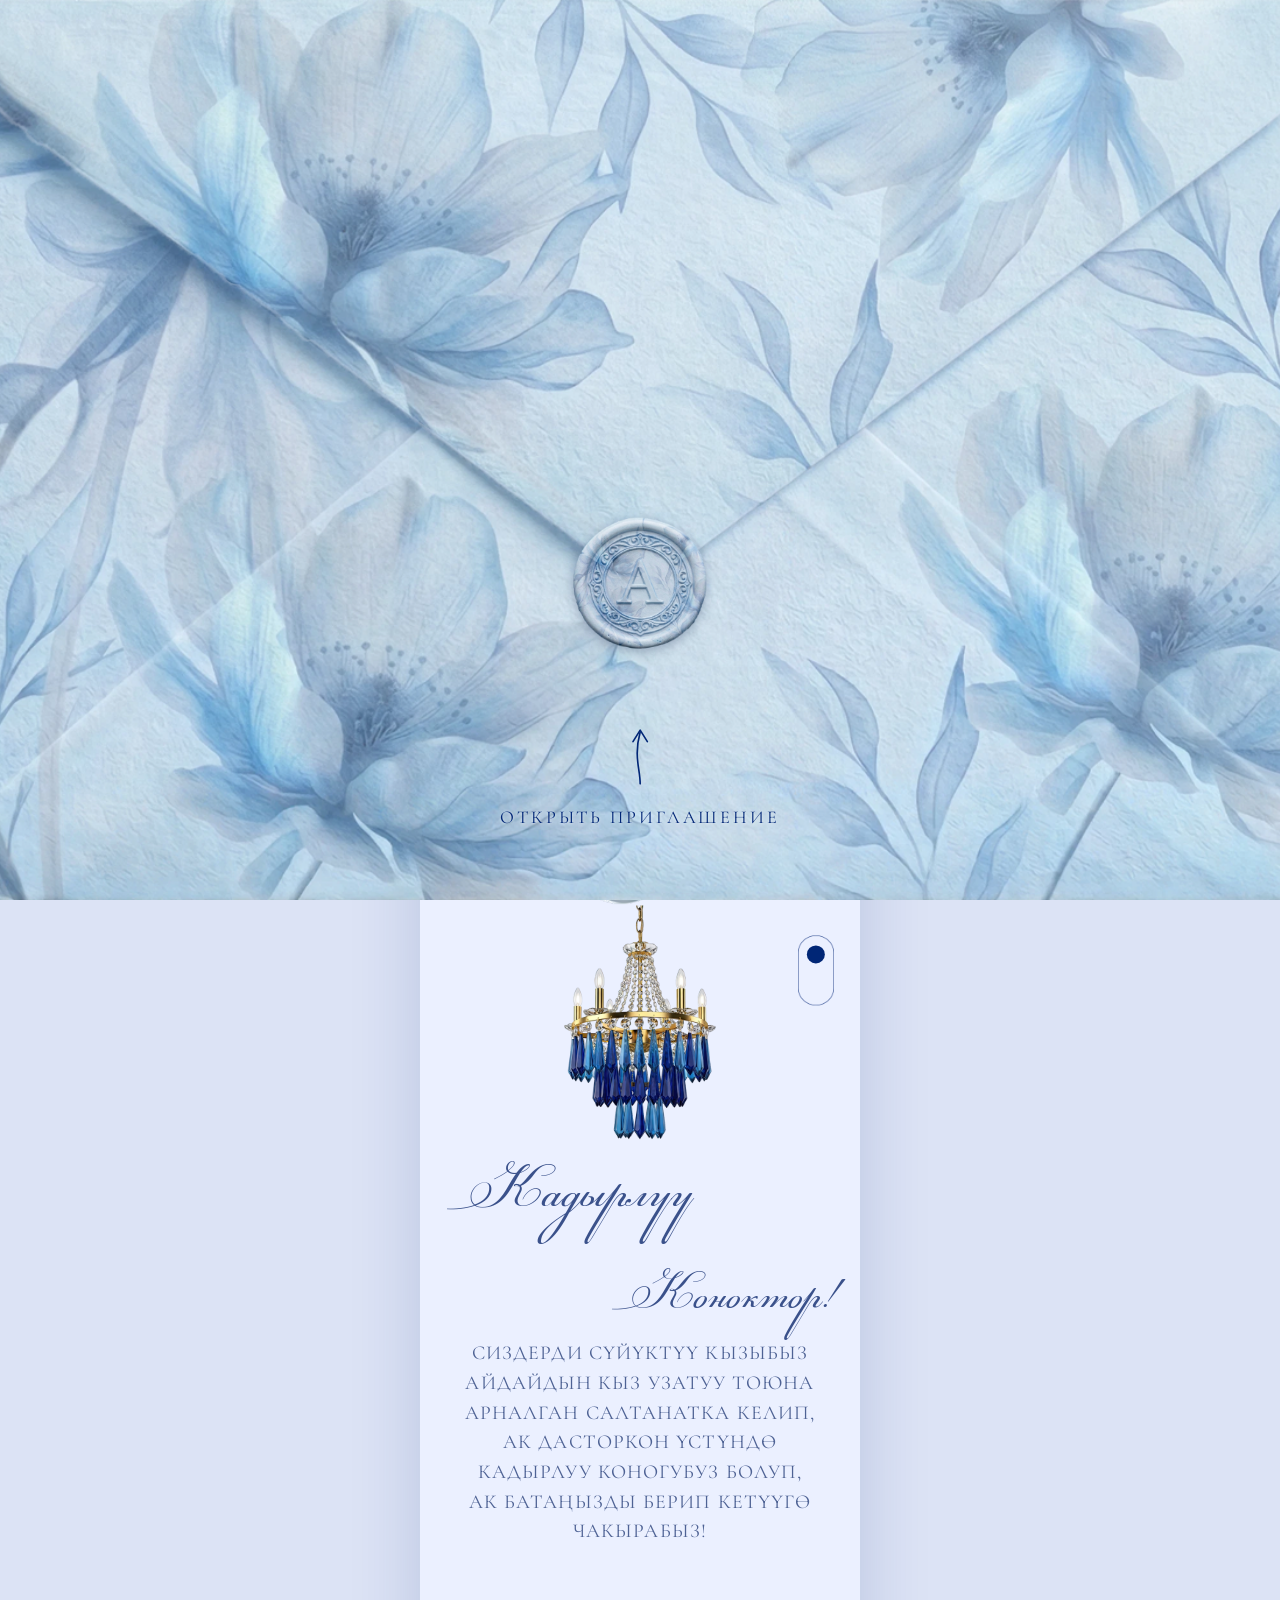
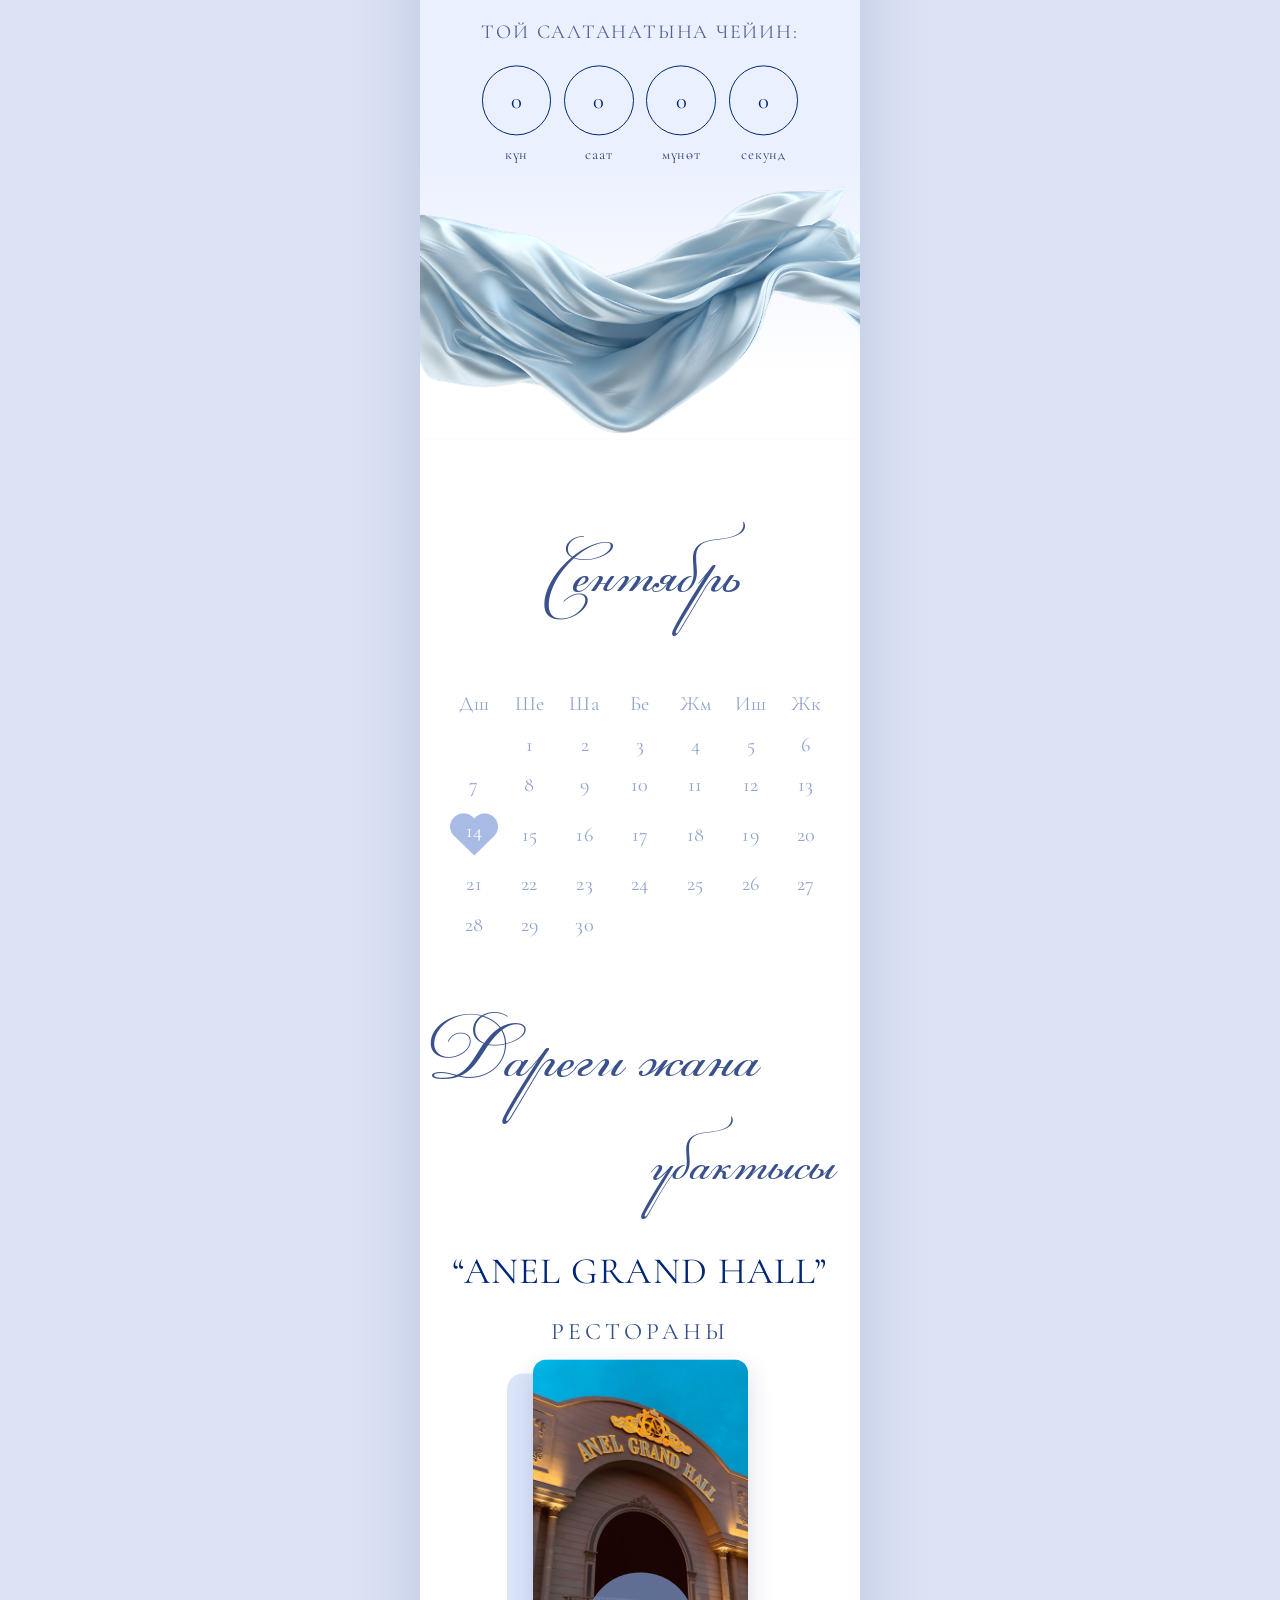
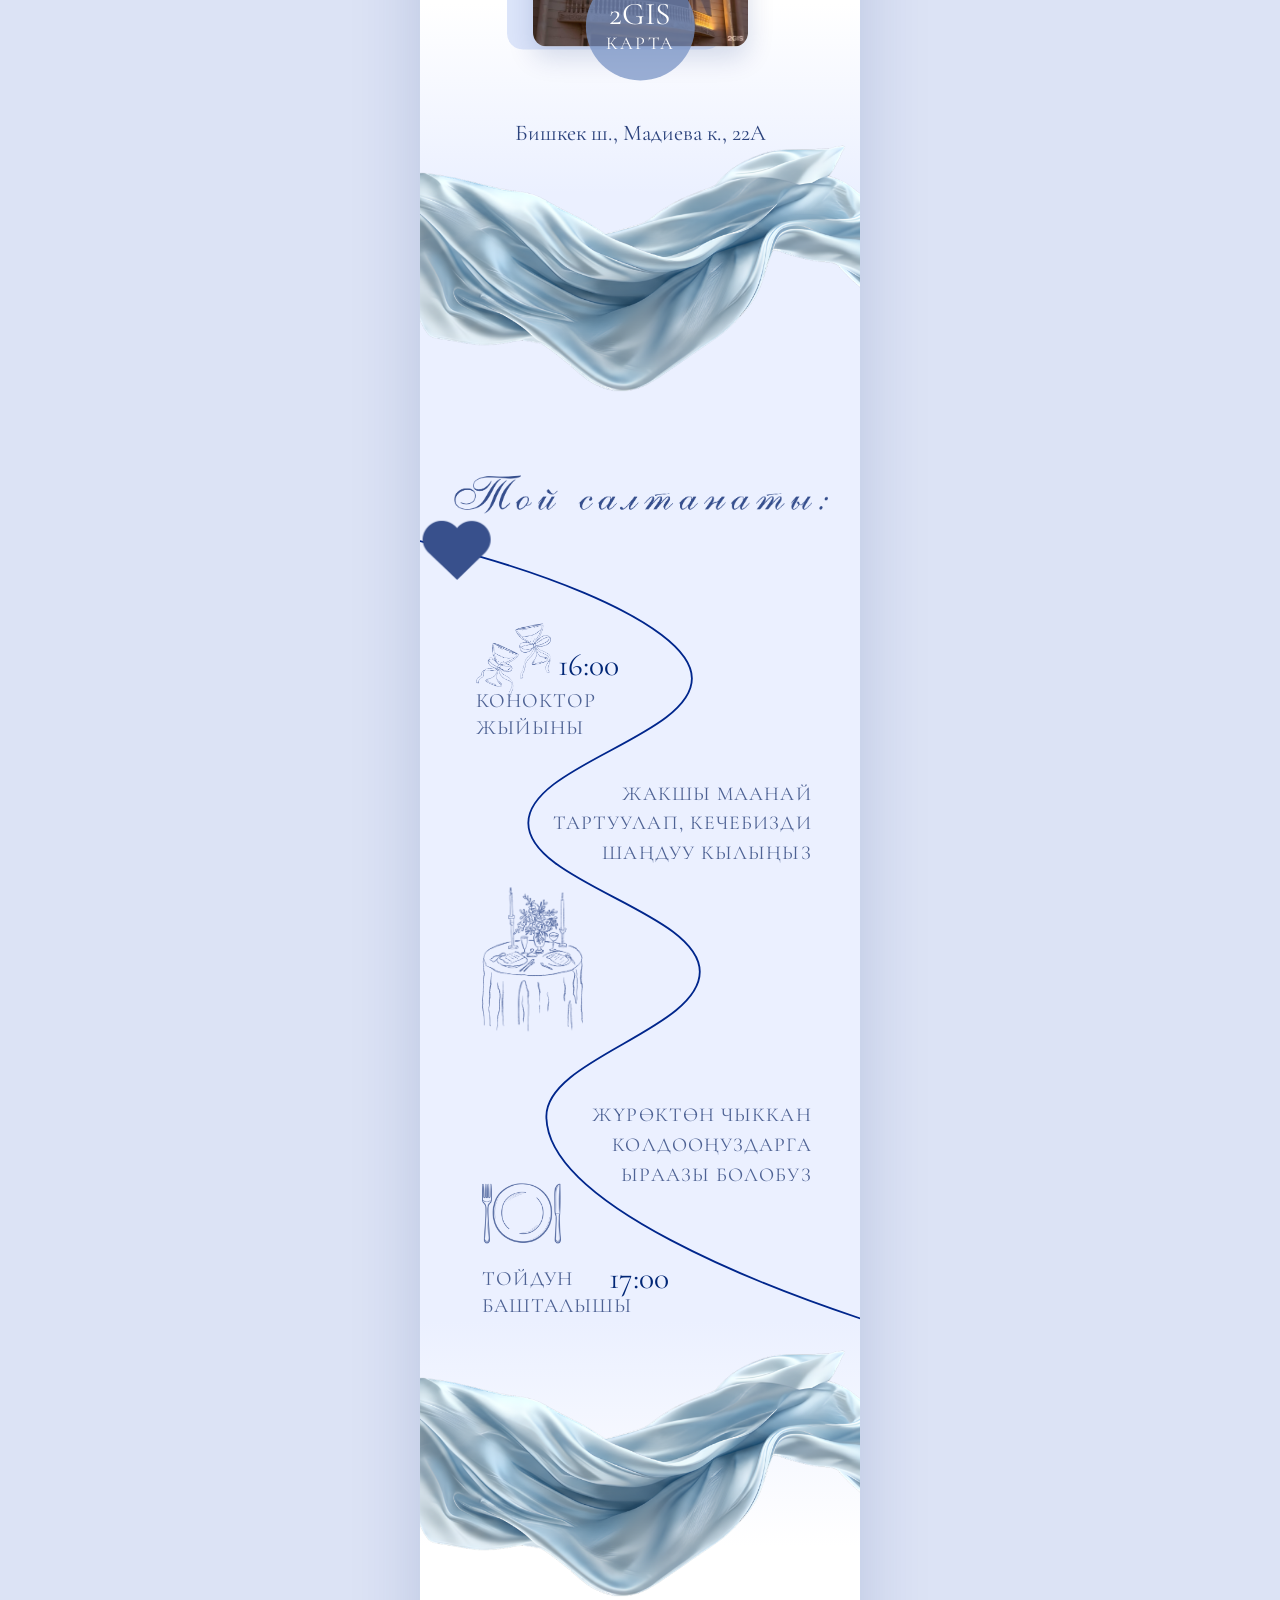
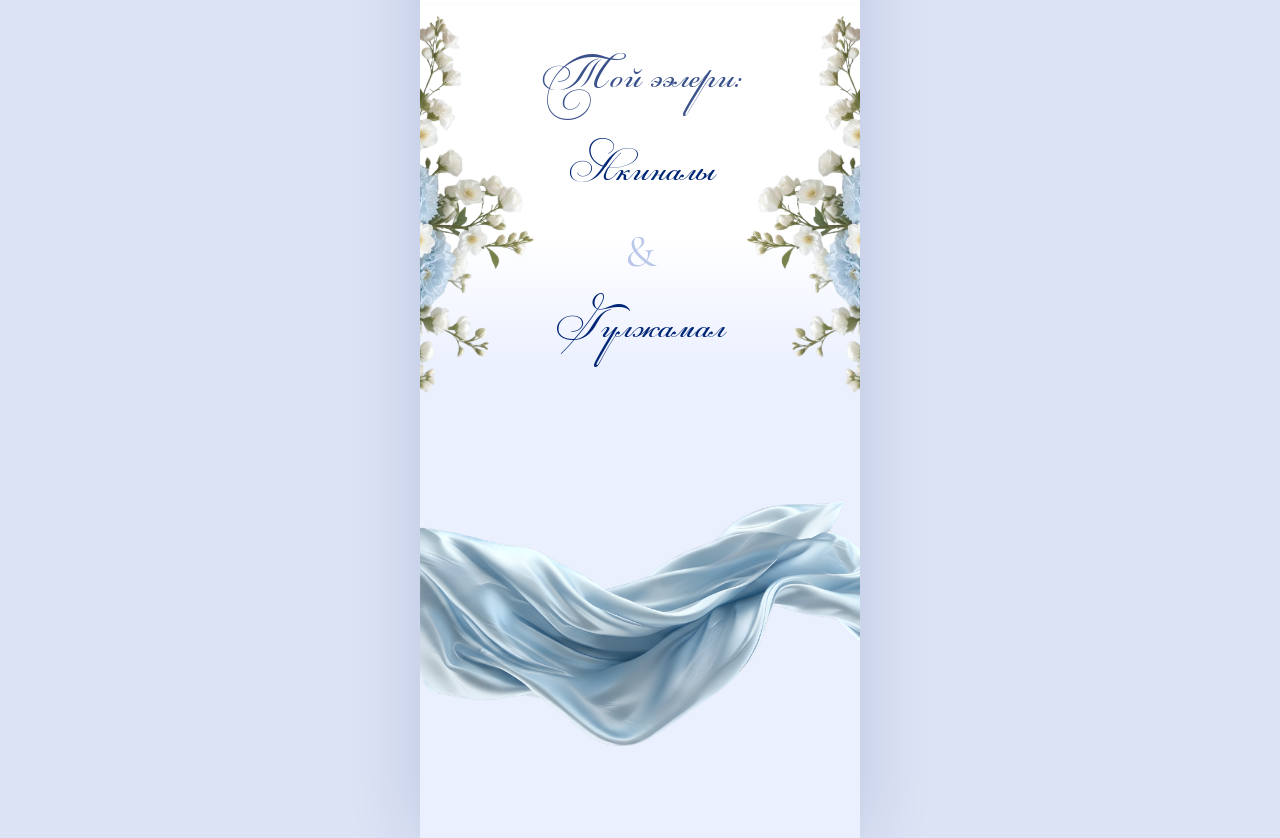
<file: sites/aiday-qyzuzatuu/index.html>
<!DOCTYPE html>
<html lang="ky">
<head>
<meta charset="utf-8">
<meta name="viewport" content="width=device-width, initial-scale=1, viewport-fit=cover">
<title>Айдай кыз узатуу | сайт-приглашение | @priglasi_ava</title>
<meta name="description" content="Кыз узатууга чакыруу — Айдай. 14-сентябрь 2026, саат 17:00, «ANEL GRAND HALL» рестораны, Бишкек ш., Мадиева к., 22А.">
<meta property="og:url" content="https://kelgile.com/aiday-qyzuzatuu/">
<meta property="og:type" content="website">
<meta property="og:title" content="Айдай кыз узатуу | сайт-приглашение">
<meta property="og:description" content="Кадырлуу коноктор! Сиздерди сүйүктүү кызыбыз Айдайдын кыз узатуу тоюна чакырабыз.">
<meta property="og:image" content="https://kelgile.com/aiday-qyzuzatuu/assets/img/og.jpg">
<meta name="twitter:card" content="summary_large_image">
<link rel="preconnect" href="https://fonts.googleapis.com">
<link rel="preconnect" href="https://fonts.gstatic.com" crossorigin>
<link href="https://fonts.googleapis.com/css2?family=Cormorant+Garamond:wght@300;400;500&display=swap" rel="stylesheet">
<link rel="stylesheet" href="css/style.css">
</head>
<body class="is-locked">

<!-- ================= КОНВЕРТ ================= -->
<div class="envelope" id="envelope">
  <div class="env__scene"></div>
  <div class="envelope__card">
    <div class="env__body"></div>
    <div class="env__flap">
      <button class="seal" id="sealBtn" type="button" aria-label="Басыңыз — чакырууну ачуу">
        <img src="assets/img/env-seal.png" alt="">
      </button>
    </div>
  </div>

  <div class="env__hint" aria-hidden="true">
    <svg class="env__arrow" viewBox="0 0 40 66">
      <path d="M20 64 C20 48, 13 36, 20 10" fill="none" stroke="currentColor"
            stroke-width="1.7" stroke-linecap="round"/>
      <path d="M12.5 20 L20 8 L27.5 20" fill="none" stroke="currentColor"
            stroke-width="1.7" stroke-linecap="round" stroke-linejoin="round"/>
    </svg>
    <span>Открыть приглашение</span>
  </div>
</div>

<audio id="track" loop preload="auto" src="assets/audio/song.mp3"></audio>

<main class="page" id="page">

  <!-- ================= 1. ХИРО ================= -->
  <section class="sec hero">
    <img src="assets/img/flower-dark.png"   alt="" class="hero__flower hero__flower--l">
    <img src="assets/img/flower-dark-2.png" alt="" class="hero__flower hero__flower--r">
    <img src="assets/img/flower-light.png"  alt="" class="hero__flower hero__flower--bl">

    <img src="assets/img/t-kyz-uzatuuga-chakyruu.png" alt="Кыз узатууга чакыруу" class="hero__eyebrow">
    <span class="hero__name script">Айдай</span>
    <img src="assets/img/t-kyz-uzatuu.png" alt="Кыз узатуу" class="hero__sub">
    <div class="hero__hand">
      <img src="assets/img/hand-card.png" alt="">
      <span class="hero__date script">14-сентябрь<br>2026</span>
    </div>

    <img src="assets/img/silk.png" alt="" class="hero__silk">

    <button class="player" id="playerBtn" type="button" aria-label="Музыканы күйгүзүү / өчүрүү" aria-pressed="false">
      <img src="assets/img/song-ring.png"  alt="" class="player__ring">
      <img src="assets/img/icon-play.png"  alt="" class="player__icon player__icon--play">
      <img src="assets/img/icon-pause.png" alt="" class="player__icon player__icon--pause">
    </button>

    <span class="scroll-hint" aria-hidden="true">
      <img src="assets/img/scroll-pill.png" alt="">
      <i></i>
    </span>
  </section>

  <!-- ================= 2. ПРИВЕТСТВИЕ + ТАЙМЕР ================= -->
  <section class="sec greeting">
    <img src="assets/img/chandelier.png" alt="" class="greeting__chandelier">

    <span class="greeting__script script">Кадырлуу</span>
    <span class="greeting__caps script">Коноктор!</span>

    <p class="text g-p1">
      Сиздерди сүйүктүү кызыбыз<br>
      Айдайдын кыз узатуу тоюна<br>
      арналган салтанатка келип,<br>
      ак дасторкон үстүндө<br>
      кадырлуу коногубуз болуп,<br>
      ак батаңызды берип кетүүгө<br>
      чакырабыз!
    </p>

    <p class="text g-lbl">Той салтанатына чейин:</p>

    <div class="countdown" id="countdown">
      <div class="countdown__cell"><span class="countdown__num" data-cd="days">0</span><span class="countdown__lbl">күн</span></div>
      <div class="countdown__cell"><span class="countdown__num" data-cd="hours">0</span><span class="countdown__lbl">саат</span></div>
      <div class="countdown__cell"><span class="countdown__num" data-cd="minutes">0</span><span class="countdown__lbl">мүнөт</span></div>
      <div class="countdown__cell"><span class="countdown__num" data-cd="seconds">0</span><span class="countdown__lbl">секунд</span></div>
    </div>

    <img src="assets/img/silk.png" alt="" class="greeting__silk">
  </section>

  <!-- ================= 3. ДАТА И МЕСТО ================= -->
  <section class="sec place">
    <span class="place__month script">Сентябрь</span>

    <table class="cal">
      <thead>
        <tr><th>Дш</th><th>Ше</th><th>Ша</th><th>Бе</th><th>Жм</th><th>Иш</th><th>Жк</th></tr>
      </thead>
      <tbody>
        <tr><td></td><td>1</td><td>2</td><td>3</td><td>4</td><td>5</td><td>6</td></tr>
        <tr><td>7</td><td>8</td><td>9</td><td>10</td><td>11</td><td>12</td><td>13</td></tr>
        <tr><td><span class="cal__on"><img src="assets/img/heart-cal.png" alt=""><i>14</i></span></td>
            <td>15</td><td>16</td><td>17</td><td>18</td><td>19</td><td>20</td></tr>
        <tr><td>21</td><td>22</td><td>23</td><td>24</td><td>25</td><td>26</td><td>27</td></tr>
        <tr><td>28</td><td>29</td><td>30</td><td></td><td></td><td></td><td></td></tr>
      </tbody>
    </table>

    <span class="place__h1 script">Дареги жана</span>
    <span class="place__h2 script">убактысы</span>
    <span class="place__venue">“ANEL GRAND HALL”</span>
    <p class="text place__resto">Рестораны</p>

    <div class="photo">
      <!-- Положите снимок в assets/img/venue.jpg — он подхватится сам,
           заглушка ниже спрячется. Файла нет — остаётся заглушка. -->
      <div class="photo__img photo__img--empty" id="venueStub" role="img" aria-label="ANEL GRAND HALL">
        <span>ANEL<br>GRAND<br>HALL</span>
      </div>
      <img src="assets/img/venue.jpg" alt="Ресторан «ANEL GRAND HALL»" class="photo__img photo__img--real"
           onload="document.getElementById('venueStub').hidden=true;this.style.display='block'"
           onerror="this.remove()">
      <a class="photo__map" href="https://2gis.kg/bishkek/search/ANEL%20GRAND%20HALL/firm/70000001079817962/74.643226%2C42.822157" target="_blank" rel="noopener">
        <b>2GIS</b><span>Карта</span>
      </a>
    </div>

    <p class="place__addr">
      <a href="https://yandex.ru/maps/?ll=74.643226%2C42.822157&amp;z=17&amp;pt=74.643226%2C42.822157" target="_blank" rel="noopener">
        Бишкек ш., Мадиева к., 22А
      </a>
    </p>
  </section>

  <!-- ================= 4. ПРОГРАММА ================= -->
  <section class="sec timing">
    <img src="assets/img/silk.png" alt="" class="timing__silk-top">
    <img src="assets/img/t-toi-saltanaty.png" alt="Той салтанаты:" class="timing__title">

    <svg class="timing__path" viewBox="0 0 390 1250" aria-hidden="true">
      <path id="toiPath" d="M -40 300
               C  80 322, 241 379, 241 430
               C 241 481,  96 507,  96 558
               C  96 611, 248 637, 248 690
               C 248 741, 112 767, 112 818
               C 112 895, 300 970, 430 1010"
            fill="none" stroke="#00268C" stroke-width="1.6"/>
    </svg>

    <img src="assets/img/icon-glasses.png" alt="" class="timing__icon i-glasses">
    <p class="t-time t-15">16:00</p>
    <p class="t-what t-15w">Коноктор<br>жыйыны</p>

    <p class="text text--right timing__note timing__note--1">
      Жакшы маанай<br>тартуулап, кечебизди<br>шаңдуу кылыңыз
    </p>

    <img src="assets/img/heart.png" alt="" class="timing__heart">
    <img src="assets/img/icon-table.png" alt="" class="timing__icon i-table">

    <p class="text text--right timing__note timing__note--2">
      Жүрөктөн чыккан<br>колдооңуздарга<br>ыраазы болобуз
    </p>

    <img src="assets/img/icon-plate.png" alt="" class="timing__icon i-plate">
    <p class="t-time t-16">17:00</p>
    <p class="t-what t-16w">Тойдун<br>башталышы</p>
  </section>

  <!-- ================= 5. ЦВЕТЫ ================= -->
  <section class="sec decor">
    <img src="assets/img/silk.png"    alt="" class="decor__silk-top">
    <img src="assets/img/bouquet.png" alt="" class="decor__bouquet decor__bouquet--l">
    <img src="assets/img/bouquet.png" alt="" class="decor__bouquet decor__bouquet--r">
    <div class="sign">
      <span class="sign__lead script">Той ээлери:</span>
      <span class="sign__name script">Акиналы</span>
      <span class="sign__amp">&amp;</span>
      <span class="sign__name script">Гулжамал</span>
    </div>

    <img src="assets/img/silk.png"    alt="" class="decor__silk-bot">
  </section>

</main>

<script src="js/main.js"></script>
</body>
</html>
</file>
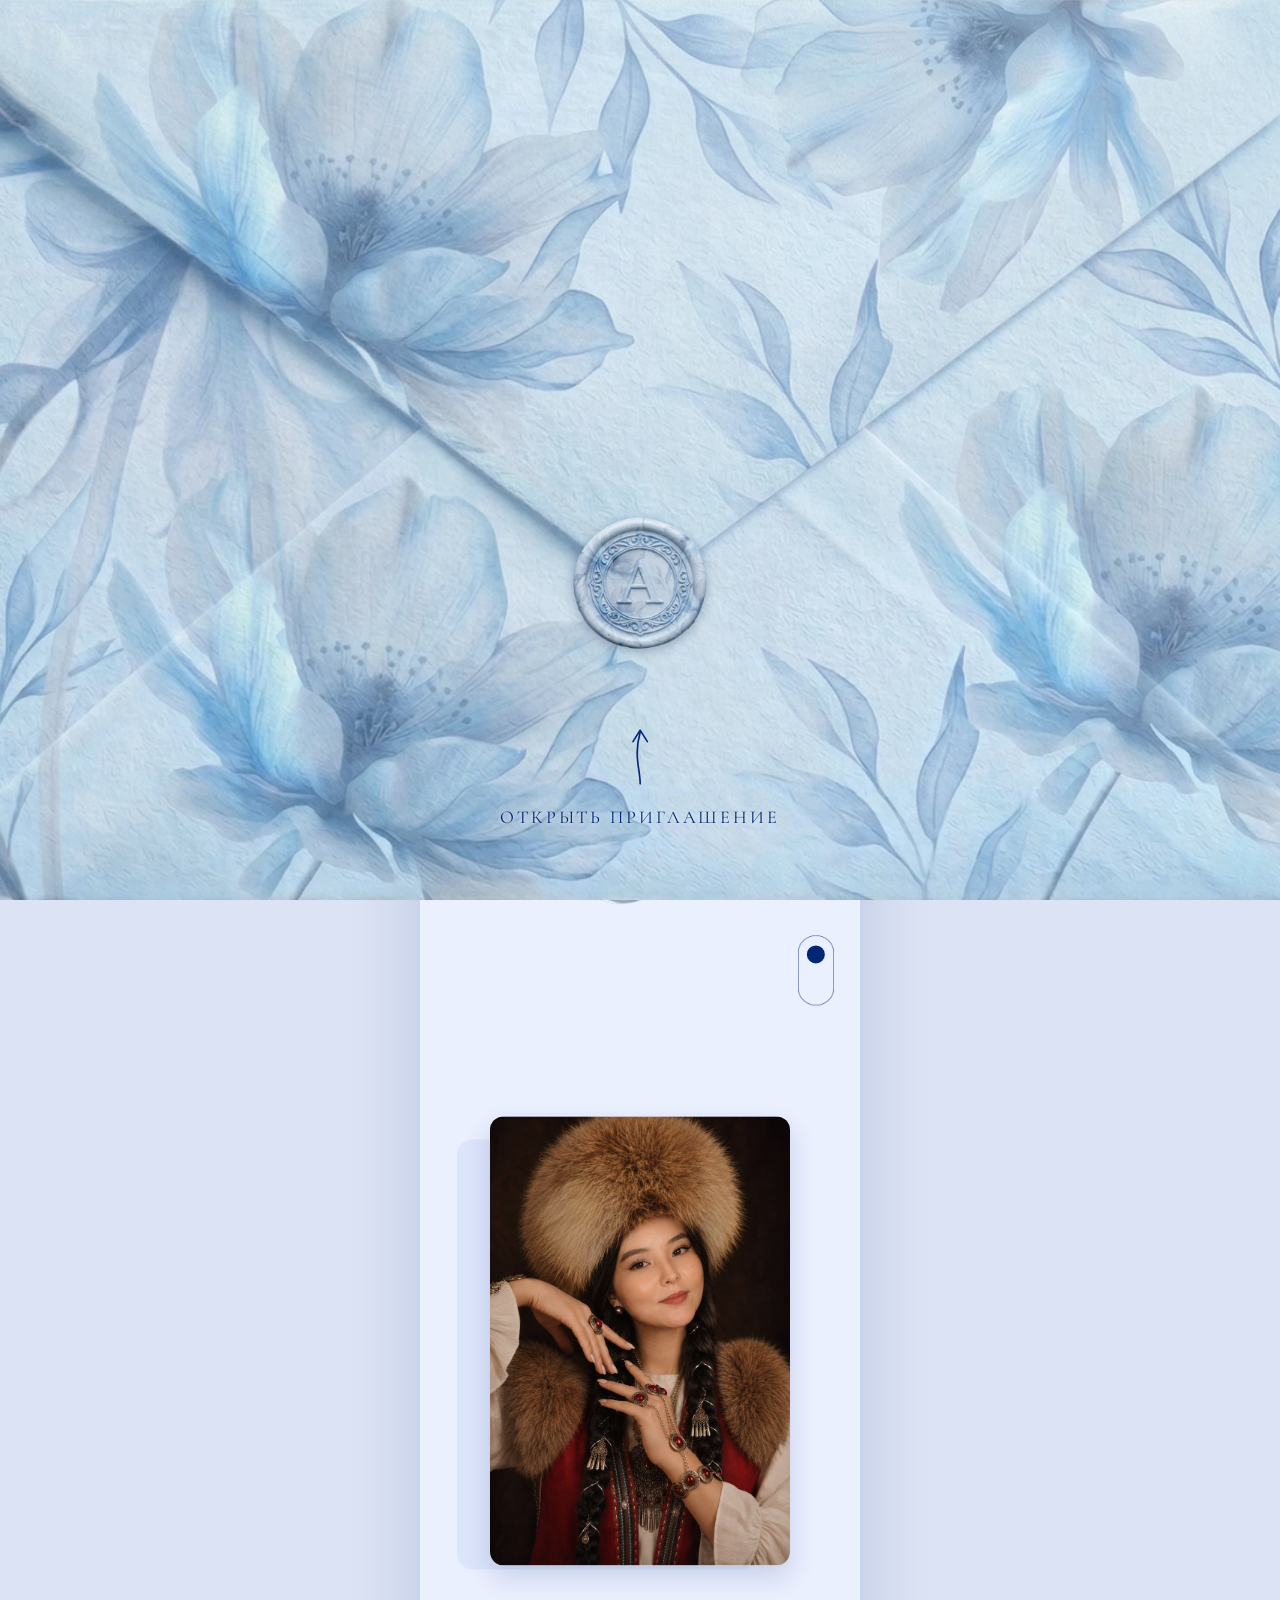
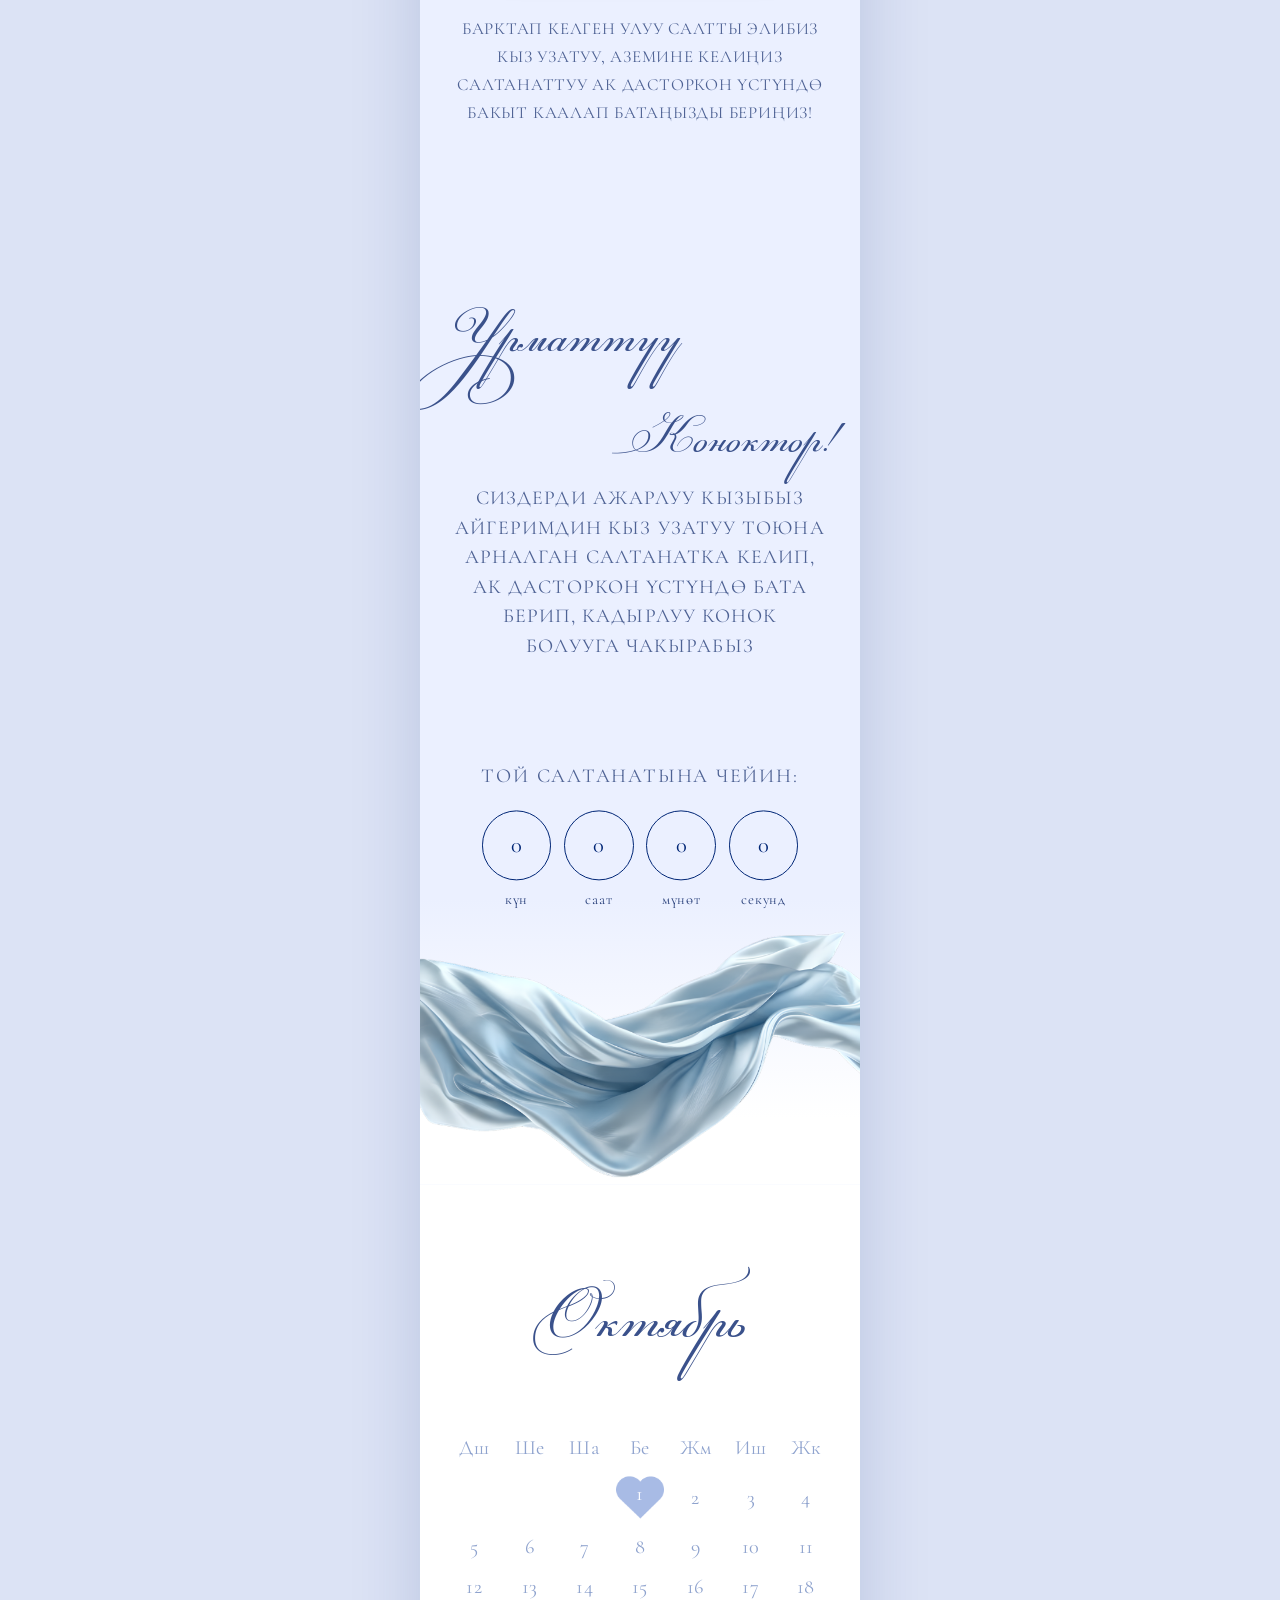
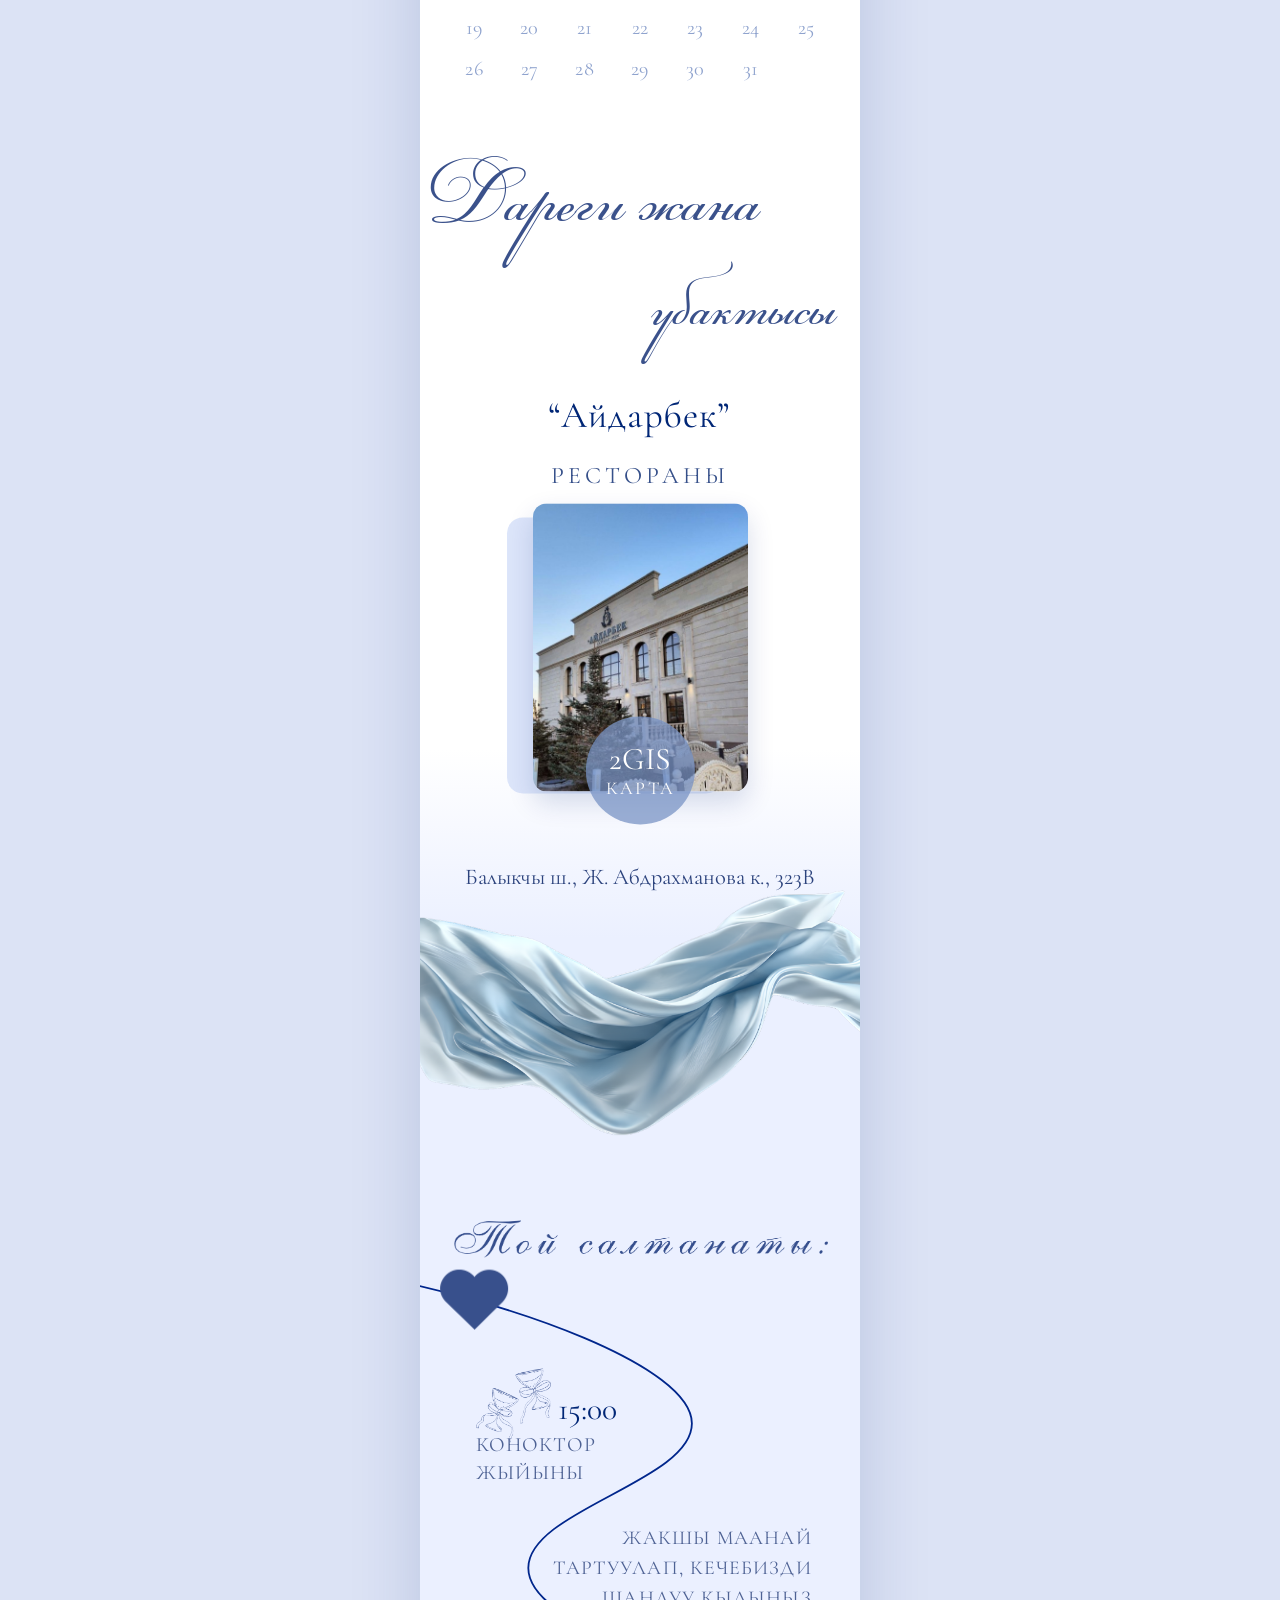
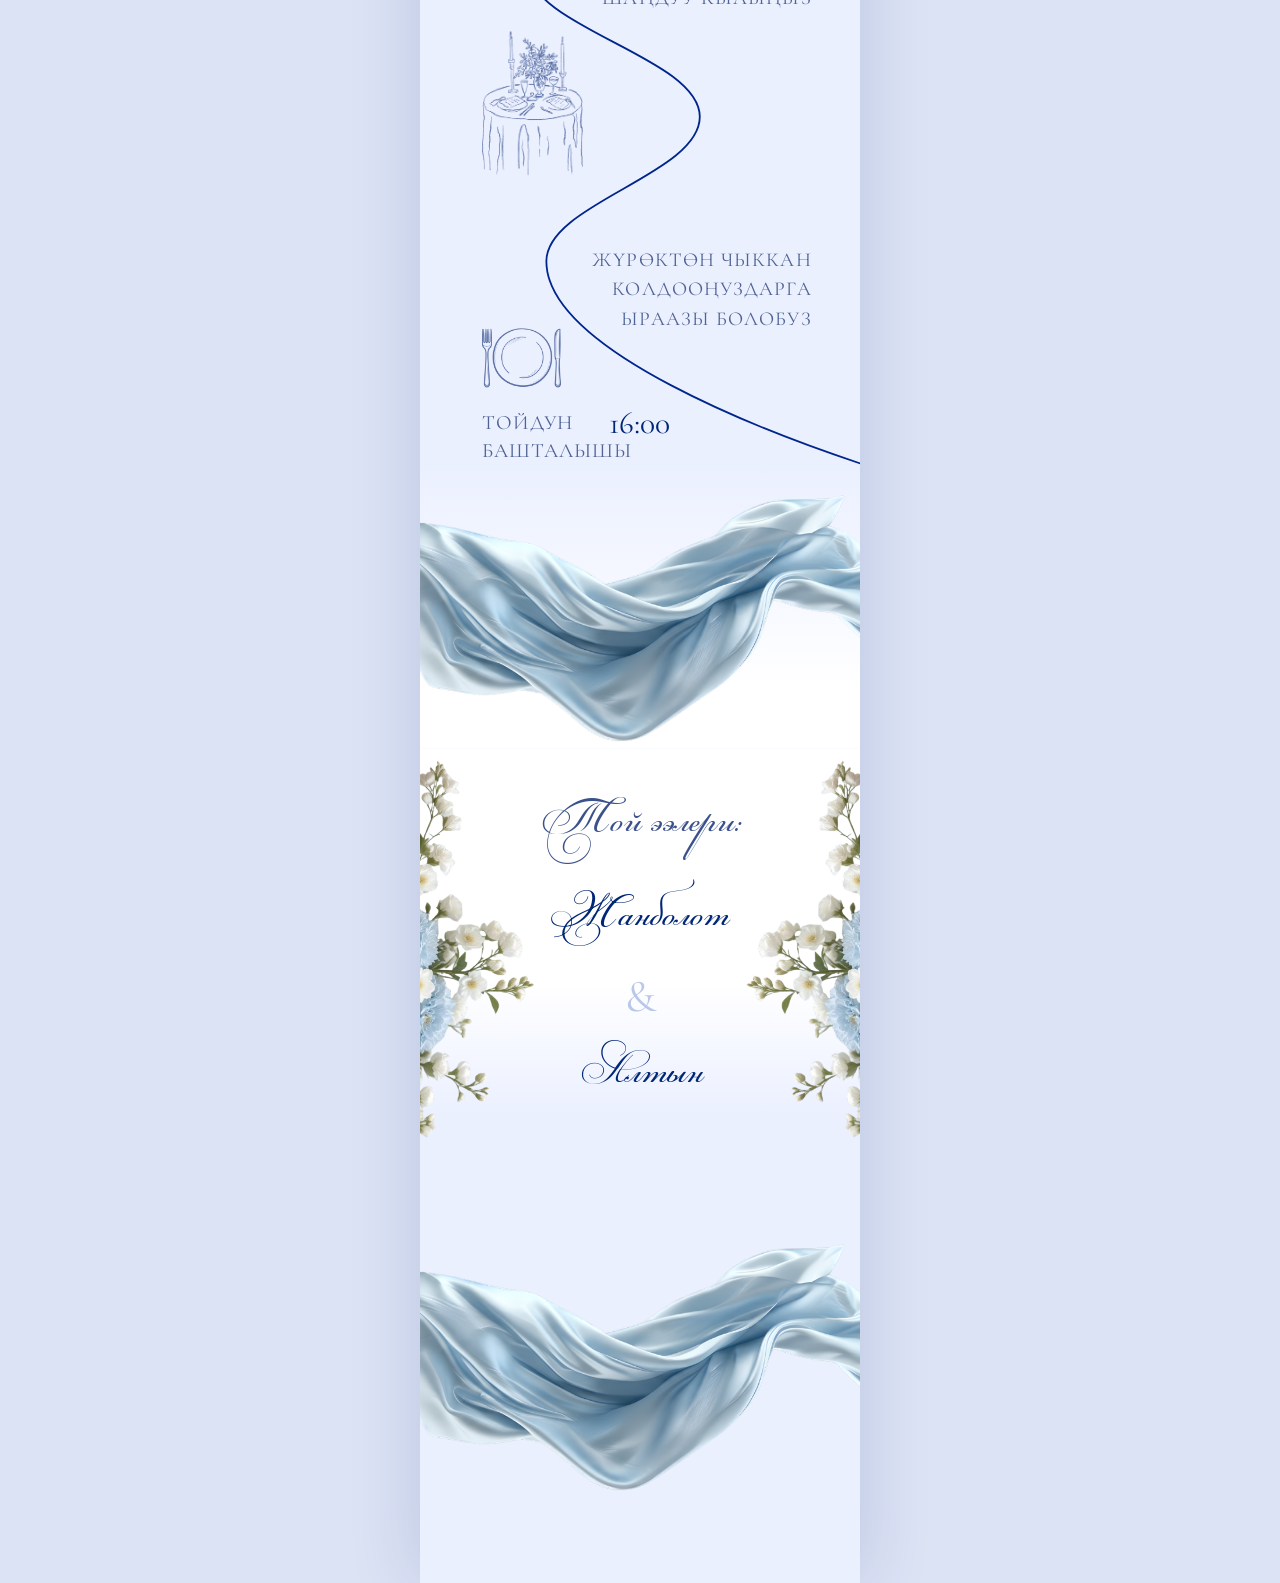
<file: sites/aigerim-qyzuzatuu/index.html>
<!DOCTYPE html>
<html lang="ky">
<head>
<meta charset="utf-8">
<meta name="viewport" content="width=device-width, initial-scale=1, viewport-fit=cover">
<title>Айгерим кыз узатуу | сайт-приглашение | @priglasi_ava</title>
<meta name="description" content="Кыз узатууга чакыруу — Айгерим. 1-октябрь 2026, саат 15:00, «Айдарбек» рестораны, Балыкчы ш., Ж. Абдрахманова к., 323В.">
<meta property="og:url" content="https://kelgile.com/aigerim-qyzuzatuu/">
<meta property="og:type" content="website">
<meta property="og:title" content="Айгерим кыз узатуу | сайт-приглашение">
<meta property="og:description" content="Урматтуу коноктор! Сиздерди ажарлуу кызыбыз Айгеримдин кыз узатуу тоюна чакырабыз.">
<meta property="og:image" content="https://kelgile.com/aigerim-qyzuzatuu/assets/img/og.jpg">
<meta name="twitter:card" content="summary_large_image">
<link rel="preconnect" href="https://fonts.googleapis.com">
<link rel="preconnect" href="https://fonts.gstatic.com" crossorigin>
<link href="https://fonts.googleapis.com/css2?family=Cormorant+Garamond:wght@300;400;500&display=swap" rel="stylesheet">
<link rel="stylesheet" href="css/style.css">
</head>
<body class="is-locked">

<!-- ================= КОНВЕРТ ================= -->
<div class="envelope" id="envelope">
  <div class="env__scene"></div>
  <div class="envelope__card">
    <div class="env__body"></div>
    <div class="env__flap">
      <button class="seal" id="sealBtn" type="button" aria-label="Басыңыз — чакырууну ачуу">
        <img src="assets/img/env-seal.png" alt="">
      </button>
    </div>
  </div>

  <div class="env__hint" aria-hidden="true">
    <svg class="env__arrow" viewBox="0 0 40 66">
      <path d="M20 64 C20 48, 13 36, 20 10" fill="none" stroke="currentColor"
            stroke-width="1.7" stroke-linecap="round"/>
      <path d="M12.5 20 L20 8 L27.5 20" fill="none" stroke="currentColor"
            stroke-width="1.7" stroke-linecap="round" stroke-linejoin="round"/>
    </svg>
    <span>Открыть приглашение</span>
  </div>
</div>

<audio id="track" loop preload="auto" src="assets/audio/song.mp3"></audio>

<main class="page" id="page">

  <!-- ================= 1. ХИРО ================= -->
  <section class="sec hero">
    <img src="assets/img/flower-dark.png"   alt="" class="hero__flower hero__flower--l">
    <img src="assets/img/flower-dark-2.png" alt="" class="hero__flower hero__flower--r">
    <img src="assets/img/flower-light.png"  alt="" class="hero__flower hero__flower--bl">

    <img src="assets/img/t-kyz-uzatuuga-chakyruu.png" alt="Кыз узатууга чакыруу" class="hero__eyebrow">
    <span class="hero__name script">Айгерим</span>
    <img src="assets/img/t-kyz-uzatuu.png" alt="Кыз узатуу" class="hero__sub">
    <div class="hero__hand">
      <img src="assets/img/hand-card.png" alt="">
      <span class="hero__date script">1-октябрь<br>2026</span>
    </div>

    <img src="assets/img/silk.png" alt="" class="hero__silk">

    <button class="player" id="playerBtn" type="button" aria-label="Музыканы күйгүзүү / өчүрүү" aria-pressed="false">
      <img src="assets/img/song-ring.png"  alt="" class="player__ring">
      <img src="assets/img/icon-play.png"  alt="" class="player__icon player__icon--play">
      <img src="assets/img/icon-pause.png" alt="" class="player__icon player__icon--pause">
    </button>

    <span class="scroll-hint" aria-hidden="true">
      <img src="assets/img/scroll-pill.png" alt="">
      <i></i>
    </span>
  </section>

  <!-- ================= 2. ПОРТРЕТ + СТИХ ================= -->
  <section class="sec bride">
    <div class="bride__photo">
      <!-- Положите портрет в assets/img/bride.jpg — подхватится сам,
           заглушка ниже спрячется. Файла нет — остаётся заглушка. -->
      <div class="bride__stub" id="bridePhotoStub" role="img" aria-label="Айгерим"><span>Айгерим</span></div>
      <img src="assets/img/bride.jpg" alt="Айгерим" class="bride__img"
           onload="document.getElementById('bridePhotoStub').hidden=true;this.style.display='block'"
           onerror="this.remove()">
    </div>

    <p class="text bride__verse">
      Барктап келген улуу салтты элибиз<br>
      Кыз узатуу, аземине келиңиз<br>
      Салтанаттуу ак дасторкон үстүндө<br>
      Бакыт каалап батаңызды бериңиз!
    </p>
  </section>

  <!-- ================= 3. ПРИВЕТСТВИЕ + ТАЙМЕР ================= -->
  <section class="sec greeting">
    <span class="greeting__script script">Урматтуу</span>
    <span class="greeting__caps script">Коноктор!</span>

    <p class="text g-p1">
      Сиздерди ажарлуу кызыбыз<br>
      Айгеримдин кыз узатуу тоюна<br>
      арналган салтанатка келип,<br>
      ак дасторкон үстүндө бата<br>
      берип, кадырлуу конок<br>
      болууга чакырабыз
    </p>

    <p class="text g-lbl">Той салтанатына чейин:</p>

    <div class="countdown" id="countdown">
      <div class="countdown__cell"><span class="countdown__num" data-cd="days">0</span><span class="countdown__lbl">күн</span></div>
      <div class="countdown__cell"><span class="countdown__num" data-cd="hours">0</span><span class="countdown__lbl">саат</span></div>
      <div class="countdown__cell"><span class="countdown__num" data-cd="minutes">0</span><span class="countdown__lbl">мүнөт</span></div>
      <div class="countdown__cell"><span class="countdown__num" data-cd="seconds">0</span><span class="countdown__lbl">секунд</span></div>
    </div>

    <img src="assets/img/silk.png" alt="" class="greeting__silk">
  </section>

  <!-- ================= 4. ДАТА И МЕСТО ================= -->
  <section class="sec place">
    <span class="place__month script">Октябрь</span>

    <table class="cal">
      <thead>
        <tr><th>Дш</th><th>Ше</th><th>Ша</th><th>Бе</th><th>Жм</th><th>Иш</th><th>Жк</th></tr>
      </thead>
      <tbody>
        <tr><td></td><td></td><td></td>
            <td><span class="cal__on"><img src="assets/img/heart-cal.png" alt=""><i>1</i></span></td>
            <td>2</td><td>3</td><td>4</td></tr>
        <tr><td>5</td><td>6</td><td>7</td><td>8</td><td>9</td><td>10</td><td>11</td></tr>
        <tr><td>12</td><td>13</td><td>14</td><td>15</td><td>16</td><td>17</td><td>18</td></tr>
        <tr><td>19</td><td>20</td><td>21</td><td>22</td><td>23</td><td>24</td><td>25</td></tr>
        <tr><td>26</td><td>27</td><td>28</td><td>29</td><td>30</td><td>31</td><td></td></tr>
      </tbody>
    </table>

    <span class="place__h1 script">Дареги жана</span>
    <span class="place__h2 script">убактысы</span>
    <span class="place__venue">“Айдарбек”</span>
    <p class="text place__resto">Рестораны</p>

    <div class="photo">
      <!-- Положите снимок в assets/img/venue.jpg — он подхватится сам,
           заглушка ниже спрячется. Файла нет — остаётся заглушка. -->
      <div class="photo__img photo__img--empty" id="venueStub" role="img" aria-label="Айдарбек">
        <span>Айдарбек</span>
      </div>
      <img src="assets/img/venue.jpg" alt="Ресторан «Айдарбек»" class="photo__img photo__img--real"
           onload="document.getElementById('venueStub').hidden=true;this.style.display='block'"
           onerror="this.remove()">
      <a class="photo__map" href="https://2gis.kg/search/%D0%90%D0%B9%D0%B4%D0%B0%D1%80%D0%B1%D0%B5%D0%BA%20%D0%91%D0%B0%D0%BB%D1%8B%D0%BA%D1%87%D1%8B" target="_blank" rel="noopener">
        <b>2GIS</b><span>Карта</span>
      </a>
    </div>

    <p class="place__addr">
      <a href="https://yandex.ru/maps/?text=%D0%91%D0%B0%D0%BB%D1%8B%D0%BA%D1%87%D1%8B%20%D0%90%D0%B9%D0%B4%D0%B0%D1%80%D0%B1%D0%B5%D0%BA%20%D0%90%D0%B1%D0%B4%D1%80%D0%B0%D1%85%D0%BC%D0%B0%D0%BD%D0%BE%D0%B2%D0%B0%20323" target="_blank" rel="noopener">
        Балыкчы ш., Ж. Абдрахманова к., 323В
      </a>
    </p>
  </section>

  <!-- ================= 5. ПРОГРАММА ================= -->
  <section class="sec timing">
    <img src="assets/img/silk.png" alt="" class="timing__silk-top">
    <img src="assets/img/t-toi-saltanaty.png" alt="Той салтанаты:" class="timing__title">

    <svg class="timing__path" viewBox="0 0 390 1250" aria-hidden="true">
      <path id="toiPath" d="M -40 300
               C  80 322, 241 379, 241 430
               C 241 481,  96 507,  96 558
               C  96 611, 248 637, 248 690
               C 248 741, 112 767, 112 818
               C 112 895, 300 970, 430 1010"
            fill="none" stroke="#00268C" stroke-width="1.6"/>
    </svg>

    <img src="assets/img/icon-glasses.png" alt="" class="timing__icon i-glasses">
    <p class="t-time t-15">15:00</p>
    <p class="t-what t-15w">Коноктор<br>жыйыны</p>

    <p class="text text--right timing__note timing__note--1">
      Жакшы маанай<br>тартуулап, кечебизди<br>шаңдуу кылыңыз
    </p>

    <img src="assets/img/heart.png" alt="" class="timing__heart">
    <img src="assets/img/icon-table.png" alt="" class="timing__icon i-table">

    <p class="text text--right timing__note timing__note--2">
      Жүрөктөн чыккан<br>колдооңуздарга<br>ыраазы болобуз
    </p>

    <img src="assets/img/icon-plate.png" alt="" class="timing__icon i-plate">
    <p class="t-time t-16">16:00</p>
    <p class="t-what t-16w">Тойдун<br>башталышы</p>
  </section>

  <!-- ================= 6. ЦВЕТЫ ================= -->
  <section class="sec decor">
    <img src="assets/img/silk.png"    alt="" class="decor__silk-top">
    <img src="assets/img/bouquet.png" alt="" class="decor__bouquet decor__bouquet--l">
    <img src="assets/img/bouquet.png" alt="" class="decor__bouquet decor__bouquet--r">
    <div class="sign">
      <span class="sign__lead script">Той ээлери:</span>
      <span class="sign__name script">Жанболот</span>
      <span class="sign__amp">&amp;</span>
      <span class="sign__name script">Алтын</span>
    </div>

    <img src="assets/img/silk.png"    alt="" class="decor__silk-bot">
  </section>

</main>

<script src="js/main.js"></script>
</body>
</html>
</file>
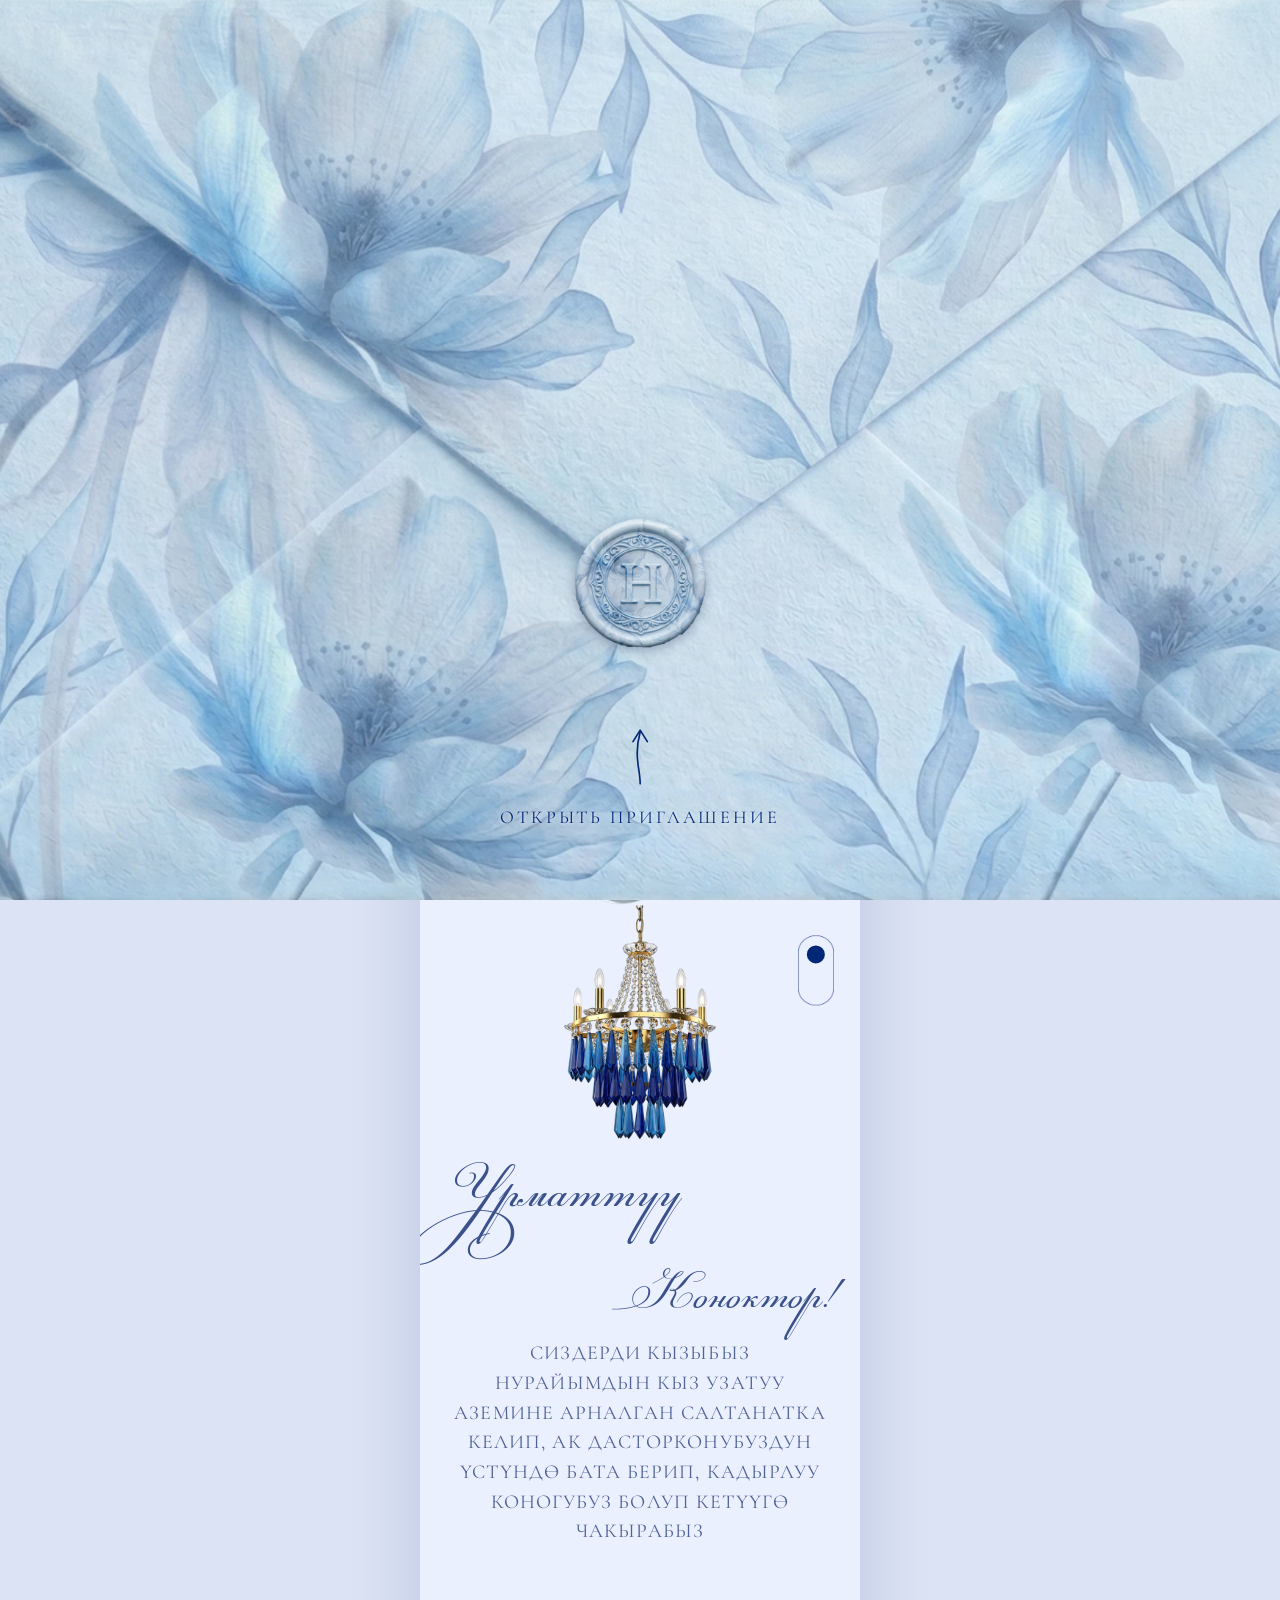
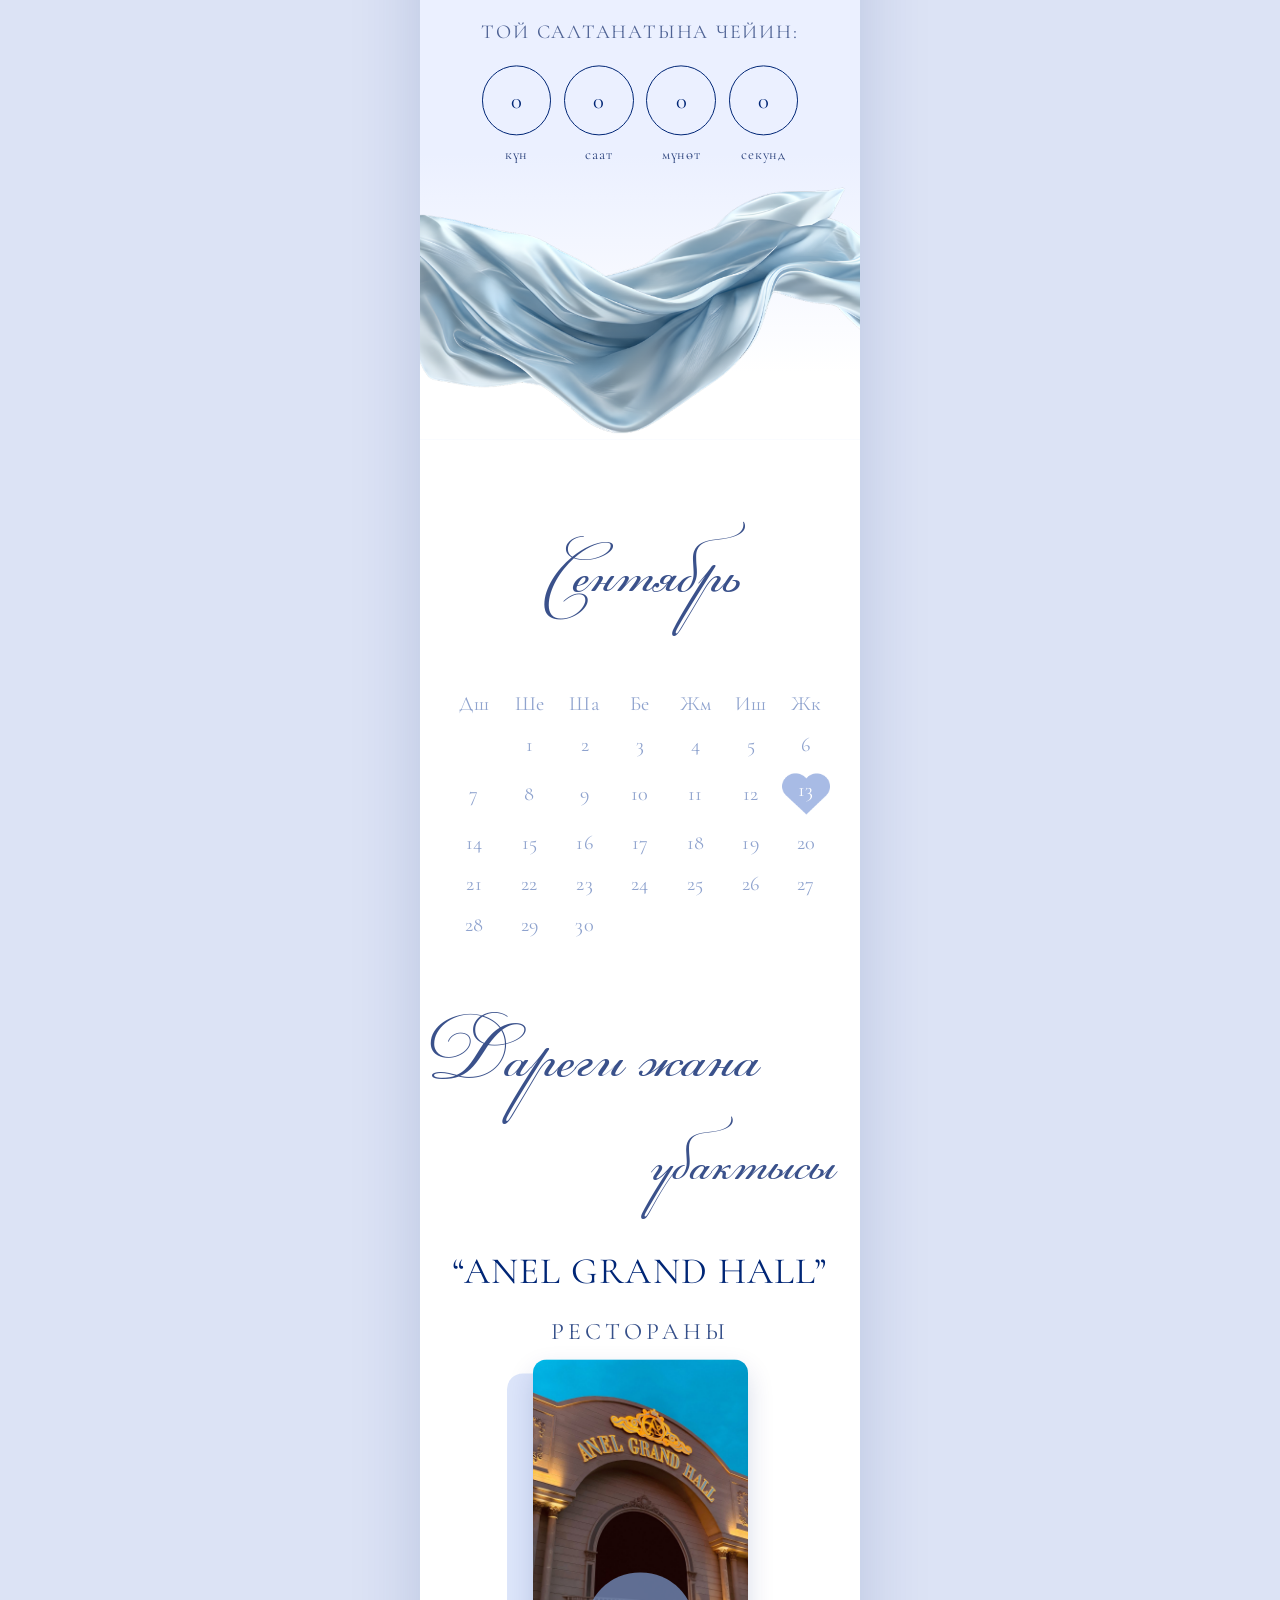
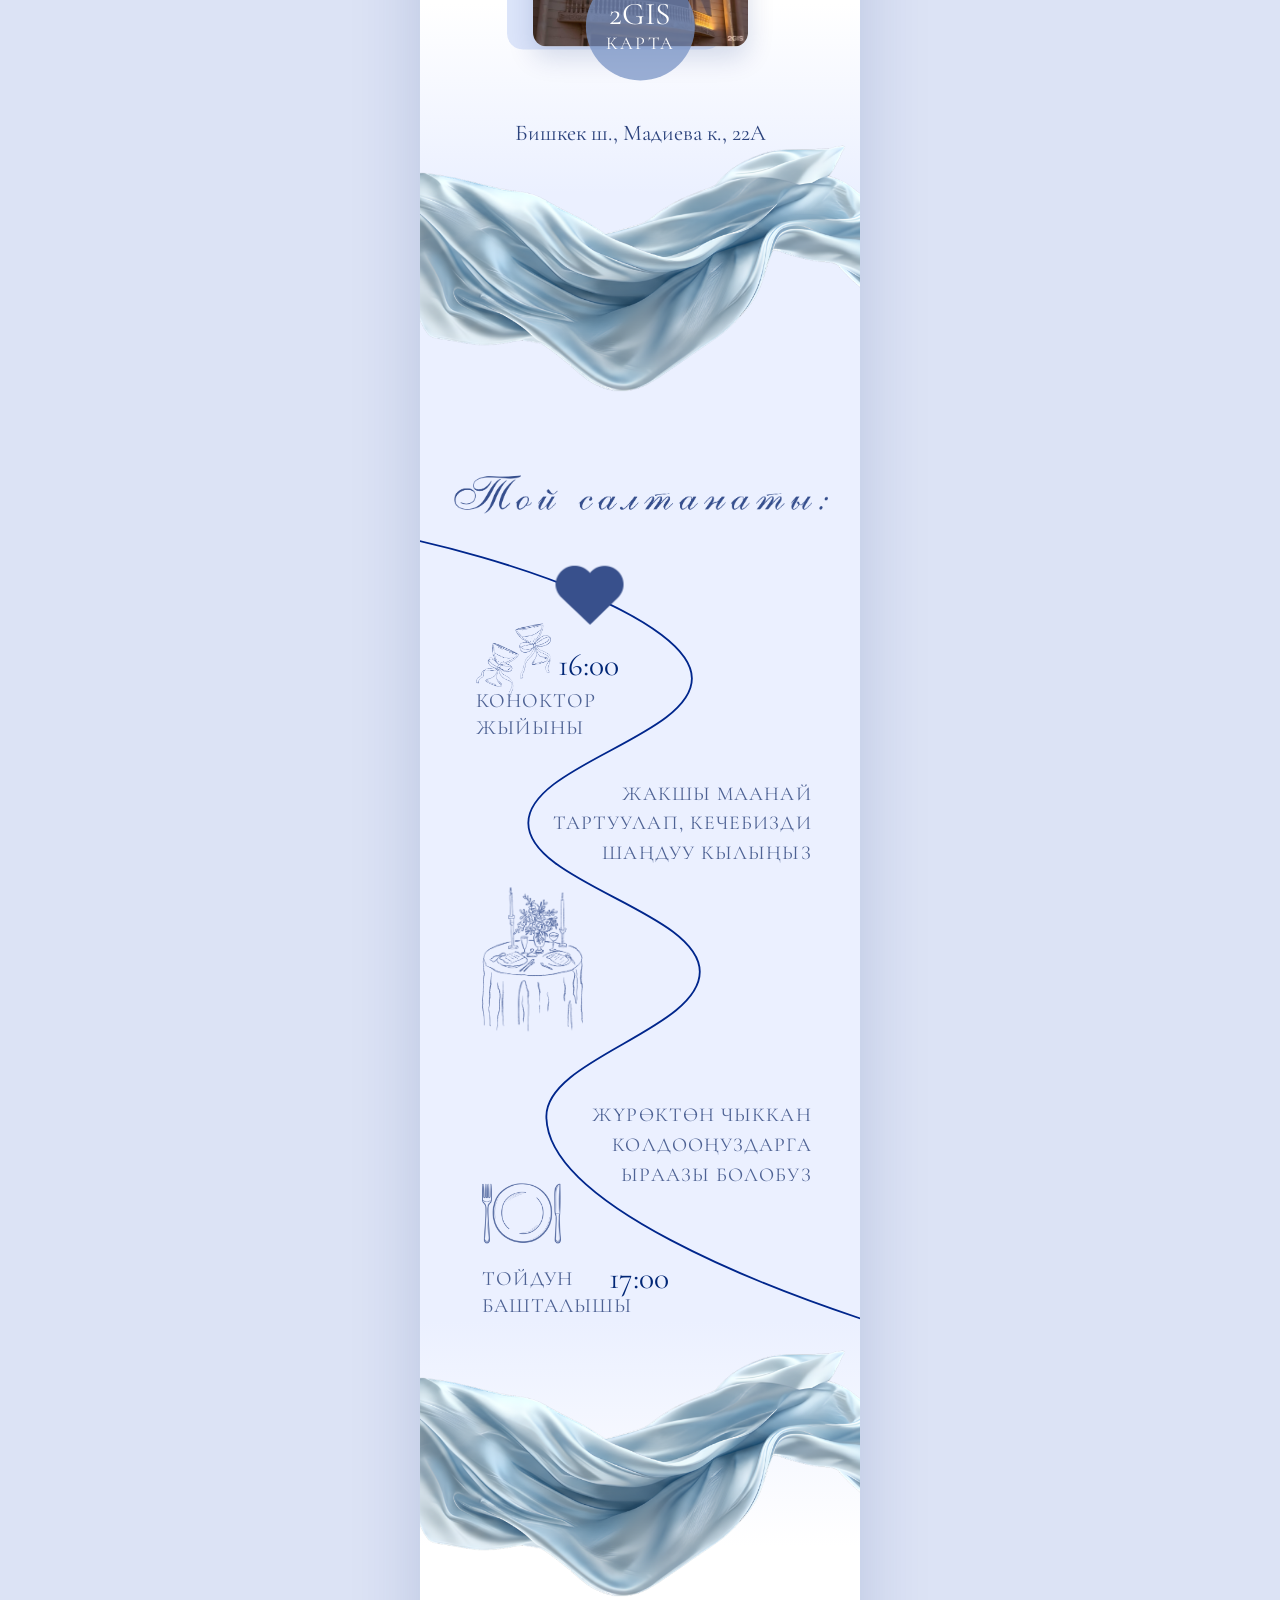
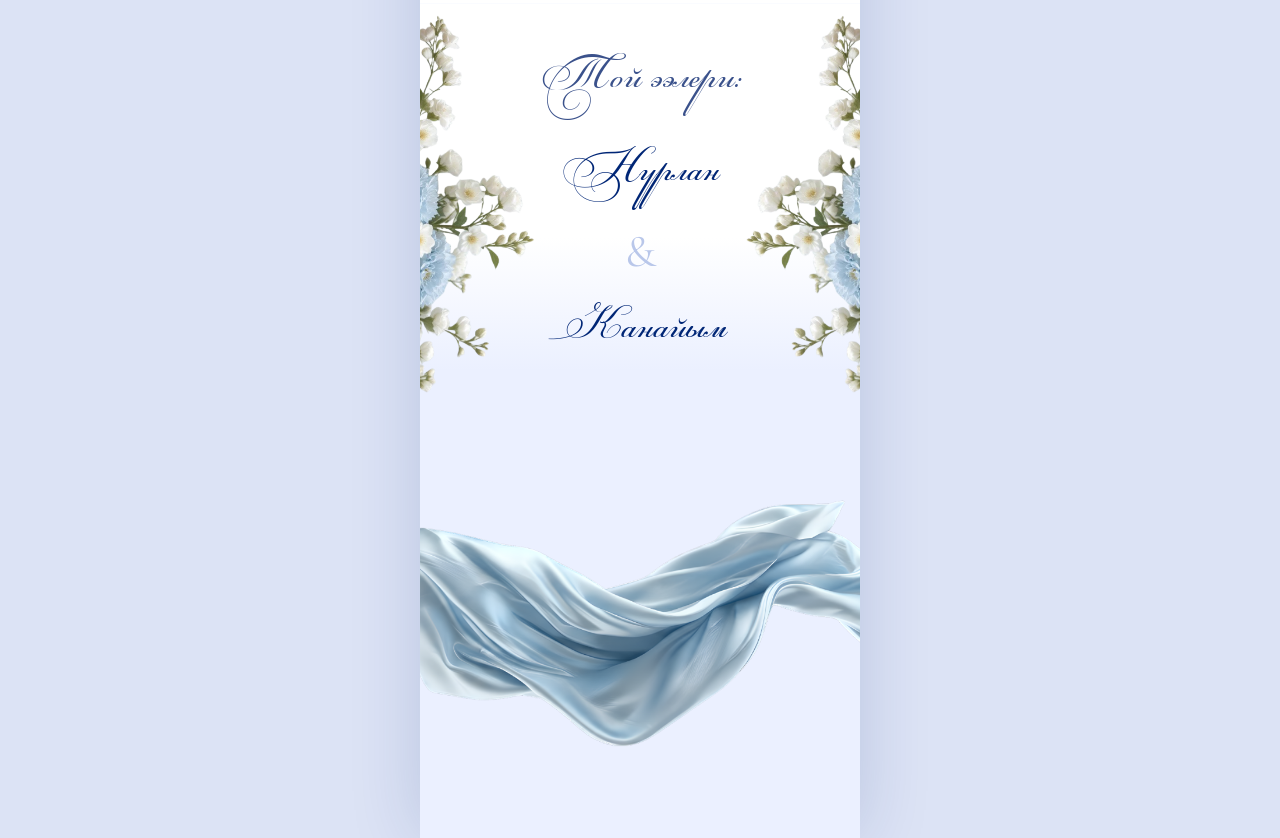
<file: sites/nuraim-qyzuzatuu/index.html>
<!DOCTYPE html>
<html lang="ky">
<head>
<meta charset="utf-8">
<meta name="viewport" content="width=device-width, initial-scale=1, viewport-fit=cover">
<title>Нурайым кыз узатуу | сайт-приглашение | @priglasi_ava</title>
<meta name="description" content="Кыз узатууга чакыруу — Нурайым. 13-сентябрь 2026, саат 17:00, «ANEL GRAND HALL» рестораны, Бишкек ш., Мадиева к., 22А.">
<meta property="og:url" content="https://kelgile.com/nuraim-qyzuzatuu/">
<meta property="og:type" content="website">
<meta property="og:title" content="Нурайым кыз узатуу | сайт-приглашение">
<meta property="og:description" content="Урматтуу коноктор! Сиздерди кызыбыз Нурайымдын кыз узатуу аземине чакырабыз.">
<meta property="og:image" content="https://kelgile.com/nuraim-qyzuzatuu/assets/img/og.jpg">
<meta name="twitter:card" content="summary_large_image">
<link rel="preconnect" href="https://fonts.googleapis.com">
<link rel="preconnect" href="https://fonts.gstatic.com" crossorigin>
<link href="https://fonts.googleapis.com/css2?family=Cormorant+Garamond:wght@300;400;500&display=swap" rel="stylesheet">
<link rel="stylesheet" href="css/style.css">
</head>
<body class="is-locked">

<!-- ================= КОНВЕРТ ================= -->
<div class="envelope" id="envelope">
  <div class="env__scene"></div>
  <div class="envelope__card">
    <div class="env__body"></div>
    <div class="env__flap">
      <button class="seal" id="sealBtn" type="button" aria-label="Басыңыз — чакырууну ачуу">
        <img src="assets/img/env-seal.png" alt="">
      </button>
    </div>
  </div>

  <div class="env__hint" aria-hidden="true">
    <svg class="env__arrow" viewBox="0 0 40 66">
      <path d="M20 64 C20 48, 13 36, 20 10" fill="none" stroke="currentColor"
            stroke-width="1.7" stroke-linecap="round"/>
      <path d="M12.5 20 L20 8 L27.5 20" fill="none" stroke="currentColor"
            stroke-width="1.7" stroke-linecap="round" stroke-linejoin="round"/>
    </svg>
    <span>Открыть приглашение</span>
  </div>
</div>

<audio id="track" loop preload="auto" src="assets/audio/song.mp3"></audio>

<main class="page" id="page">

  <!-- ================= 1. ХИРО ================= -->
  <section class="sec hero">
    <img src="assets/img/flower-dark.png"   alt="" class="hero__flower hero__flower--l">
    <img src="assets/img/flower-dark-2.png" alt="" class="hero__flower hero__flower--r">
    <img src="assets/img/flower-light.png"  alt="" class="hero__flower hero__flower--bl">

    <img src="assets/img/t-kyz-uzatuuga-chakyruu.png" alt="Кыз узатууга чакыруу" class="hero__eyebrow">
    <span class="hero__name script">Нурайым</span>
    <img src="assets/img/t-kyz-uzatuu.png" alt="Кыз узатуу" class="hero__sub">
    <div class="hero__hand">
      <img src="assets/img/hand-card.png" alt="">
      <span class="hero__date script">13-сентябрь<br>2026</span>
    </div>

    <img src="assets/img/silk.png" alt="" class="hero__silk">

    <button class="player" id="playerBtn" type="button" aria-label="Музыканы күйгүзүү / өчүрүү" aria-pressed="false">
      <img src="assets/img/song-ring.png"  alt="" class="player__ring">
      <img src="assets/img/icon-play.png"  alt="" class="player__icon player__icon--play">
      <img src="assets/img/icon-pause.png" alt="" class="player__icon player__icon--pause">
    </button>

    <span class="scroll-hint" aria-hidden="true">
      <img src="assets/img/scroll-pill.png" alt="">
      <i></i>
    </span>
  </section>

  <!-- ================= 2. ПРИВЕТСТВИЕ + ТАЙМЕР ================= -->
  <section class="sec greeting">
    <img src="assets/img/chandelier.png" alt="" class="greeting__chandelier">

    <span class="greeting__script script">Урматтуу</span>
    <span class="greeting__caps script">Коноктор!</span>

    <p class="text g-p1">
      Сиздерди кызыбыз<br>
      Нурайымдын кыз узатуу<br>
      аземине арналган салтанатка<br>
      келип, ак дасторконубуздун<br>
      үстүндө бата берип, кадырлуу<br>
      коногубуз болуп кетүүгө<br>
      чакырабыз
    </p>

    <p class="text g-lbl">Той салтанатына чейин:</p>

    <div class="countdown" id="countdown">
      <div class="countdown__cell"><span class="countdown__num" data-cd="days">0</span><span class="countdown__lbl">күн</span></div>
      <div class="countdown__cell"><span class="countdown__num" data-cd="hours">0</span><span class="countdown__lbl">саат</span></div>
      <div class="countdown__cell"><span class="countdown__num" data-cd="minutes">0</span><span class="countdown__lbl">мүнөт</span></div>
      <div class="countdown__cell"><span class="countdown__num" data-cd="seconds">0</span><span class="countdown__lbl">секунд</span></div>
    </div>

    <img src="assets/img/silk.png" alt="" class="greeting__silk">
  </section>

  <!-- ================= 3. ДАТА И МЕСТО ================= -->
  <section class="sec place">
    <span class="place__month script">Сентябрь</span>

    <table class="cal">
      <thead>
        <tr><th>Дш</th><th>Ше</th><th>Ша</th><th>Бе</th><th>Жм</th><th>Иш</th><th>Жк</th></tr>
      </thead>
      <tbody>
        <tr><td></td><td>1</td><td>2</td><td>3</td><td>4</td><td>5</td><td>6</td></tr>
        <tr><td>7</td><td>8</td><td>9</td><td>10</td><td>11</td><td>12</td>
            <td><span class="cal__on"><img src="assets/img/heart-cal.png" alt=""><i>13</i></span></td></tr>
        <tr><td>14</td><td>15</td><td>16</td><td>17</td><td>18</td><td>19</td><td>20</td></tr>
        <tr><td>21</td><td>22</td><td>23</td><td>24</td><td>25</td><td>26</td><td>27</td></tr>
        <tr><td>28</td><td>29</td><td>30</td><td></td><td></td><td></td><td></td></tr>
      </tbody>
    </table>

    <span class="place__h1 script">Дареги жана</span>
    <span class="place__h2 script">убактысы</span>
    <span class="place__venue">“ANEL GRAND HALL”</span>
    <p class="text place__resto">Рестораны</p>

    <div class="photo">
      <!-- Положите снимок в assets/img/venue.jpg — он подхватится сам,
           заглушка ниже спрячется. Файла нет — остаётся заглушка. -->
      <div class="photo__img photo__img--empty" id="venueStub" role="img" aria-label="ANEL GRAND HALL">
        <span>ANEL<br>GRAND<br>HALL</span>
      </div>
      <img src="assets/img/venue.jpg" alt="Ресторан «ANEL GRAND HALL»" class="photo__img photo__img--real"
           onload="document.getElementById('venueStub').hidden=true;this.style.display='block'"
           onerror="this.remove()">
      <a class="photo__map" href="https://2gis.kg/bishkek/search/ANEL%20GRAND%20HALL/firm/70000001079817962/74.643226%2C42.822157" target="_blank" rel="noopener">
        <b>2GIS</b><span>Карта</span>
      </a>
    </div>

    <p class="place__addr">
      <a href="https://yandex.ru/maps/?ll=74.643226%2C42.822157&amp;z=17&amp;pt=74.643226%2C42.822157" target="_blank" rel="noopener">
        Бишкек ш., Мадиева к., 22А
      </a>
    </p>
  </section>

  <!-- ================= 4. ПРОГРАММА ================= -->
  <section class="sec timing">
    <img src="assets/img/silk.png" alt="" class="timing__silk-top">
    <img src="assets/img/t-toi-saltanaty.png" alt="Той салтанаты:" class="timing__title">

    <svg class="timing__path" viewBox="0 0 390 1250" aria-hidden="true">
      <path id="toiPath" d="M -40 300
               C  80 322, 241 379, 241 430
               C 241 481,  96 507,  96 558
               C  96 611, 248 637, 248 690
               C 248 741, 112 767, 112 818
               C 112 895, 300 970, 430 1010"
            fill="none" stroke="#00268C" stroke-width="1.6"/>
    </svg>

    <img src="assets/img/icon-glasses.png" alt="" class="timing__icon i-glasses">
    <p class="t-time t-15">16:00</p>
    <p class="t-what t-15w">Коноктор<br>жыйыны</p>

    <p class="text text--right timing__note timing__note--1">
      Жакшы маанай<br>тартуулап, кечебизди<br>шаңдуу кылыңыз
    </p>

    <img src="assets/img/heart.png" alt="" class="timing__heart">
    <img src="assets/img/icon-table.png" alt="" class="timing__icon i-table">

    <p class="text text--right timing__note timing__note--2">
      Жүрөктөн чыккан<br>колдооңуздарга<br>ыраазы болобуз
    </p>

    <img src="assets/img/icon-plate.png" alt="" class="timing__icon i-plate">
    <p class="t-time t-16">17:00</p>
    <p class="t-what t-16w">Тойдун<br>башталышы</p>
  </section>

  <!-- ================= 5. ЦВЕТЫ ================= -->
  <section class="sec decor">
    <img src="assets/img/silk.png"    alt="" class="decor__silk-top">
    <img src="assets/img/bouquet.png" alt="" class="decor__bouquet decor__bouquet--l">
    <img src="assets/img/bouquet.png" alt="" class="decor__bouquet decor__bouquet--r">
    <div class="sign">
      <span class="sign__lead script">Той ээлери:</span>
      <span class="sign__name script">Нурлан</span>
      <span class="sign__amp">&amp;</span>
      <span class="sign__name script">Канайым</span>
    </div>

    <img src="assets/img/silk.png"    alt="" class="decor__silk-bot">
  </section>

</main>

<script src="js/main.js"></script>
</body>
</html>
</file>
<file: sites/aiday-qyzuzatuu/css/style.css>
/* =========================================================
   Кыз узатуу — сайт-приглашение
   Макет нарисован в сетке 390px (как в оригинале) и целиком
   масштабируется: все размеры — доли ширины колонки.
   ========================================================= */

:root{
  --navy:   #002676;   /* капс-заголовки, цифры */
  --blue:   #36508A;
  --text:   #4E6294;   /* основной текст */
  --label:  #2C437D;   /* мелкие подписи */
  --lav:    #EBF0FF;   /* лавандовый фон */
  --white:  #FFFFFF;
  --cal:    #8FA3CE;
  --ink:    #3A518B;   /* цвет леттеринга, как в оригинале */
  --ink-dk: #002676;   /* тёмный вариант: имена, вензель */

  --serif: 'Cormorant Garamond', 'Times New Roman', serif;

  /* 1 «дизайн-пиксель» исходного макета шириной 390 */
  --u: calc(100vw / 390);
}
@media (min-width:440px){
  :root{ --u: calc(440px / 390); }
}

*,*::before,*::after{ box-sizing:border-box; }
[hidden]{ display:none !important; }   /* иначе display из класса перебивает атрибут */

html{ -webkit-text-size-adjust:100%; }

body{
  margin:0;
  font-family:var(--serif);
  font-weight:400;
  color:var(--text);
  background:#DCE3F5;
  overflow-x:hidden;
}
body.is-locked{ overflow:hidden; height:100%; }

img{ display:block; max-width:100%; }
a{ color:inherit; text-decoration:none; }
p{ margin:0; }

.page{
  position:relative;
  width:calc(390 * var(--u));
  margin:0 auto;
  background:var(--lav);
  overflow:hidden;
  box-shadow:0 0 calc(60 * var(--u)) rgba(0,38,118,.16);
}

/* секции: высота задаётся padding-top в % от ширины,
   поэтому весь блок масштабируется вместе с колонкой */
.sec{ position:relative; width:100%; }
.sec > *{ position:absolute; }

/* ---------- типографика ---------- */
.text{
  font-size:calc(17.5 * var(--u));
  line-height:1.5;
  letter-spacing:.055em;
  text-transform:uppercase;
  text-align:center;
  color:var(--text);
}
.text--sm{
  font-size:calc(17 * var(--u));
  text-transform:none;
  letter-spacing:.01em;
  line-height:1.6;
}
.text--right{ text-align:right; }

/* каллиграфия — тот же шрифт, что в оригинале */
@font-face{
  font-family:'Florise';
  src:url("../assets/fonts/florise.woff") format("woff");
  font-weight:400;
  font-style:normal;
  font-display:swap;
}
.script{
  display:block;
  font-family:'Florise',cursive;
  font-weight:400;
  line-height:1;
  color:var(--ink);
  white-space:nowrap;
}

/* =========================================================
   КОНВЕРТ
   Два слоя из готовых картинок: карман (конверт минус треугольник
   створки) и створка на 3D-петле по своему верхнему краю, с печатью
   в вершине. За ними ничего нет — в проёме и позади падающего
   конверта сразу виден сайт.
   ========================================================= */
.envelope{
  position:fixed;
  inset:0;
  z-index:100;
  transition:visibility 0s linear 1.9s;
}
.env__scene{
  position:absolute;
  inset:0;
  background:linear-gradient(#F2F6FF 0%, #E2EAF9 55%, #D3DEF3 100%);
  /* гаснет сразу: дальше за конвертом должен просвечивать сайт */
  transition:opacity .4s ease .15s;
}
.envelope__card{
  position:absolute;
  left:50%; top:50%;
  /* конверт во весь экран: высота по экрану, ширина — из пропорций,
     лишнее уходит за края колонки */
  height:100%;
  aspect-ratio:1184/772;
  transform:translate(-50%,-50%);
  perspective:calc(1100 * var(--u));
}

.env__body{
  position:absolute;
  inset:0;
  z-index:2;
  background:url("../assets/img/env-body.png") center/100% 100% no-repeat;
  transition:transform .6s cubic-bezier(.45,.05,.75,.4) .95s;
}

/* створка: своя альфа задаёт треугольник, поэтому clip-path не нужен.
   Петля — по верхнему краю картинки. Печать внутри, едет вместе. */
.env__flap{
  position:absolute;
  inset:0;
  z-index:3;
  background:url("../assets/img/env-flap.png") center/100% 100% no-repeat;
  transform-origin:50% 0;
  transition:transform 1.3s cubic-bezier(.45,.02,.4,1);
}

.seal{
  position:absolute;
  left:50%; top:64.77%;        /* вершина створки */
  width:calc(118 * var(--u));  /* размер от колонки, а не от конверта */
  aspect-ratio:721/709;
  transform:translate(-50%,-50%);
  padding:0; border:0; background:none;
  cursor:pointer;
  filter:drop-shadow(0 calc(3 * var(--u)) calc(5 * var(--u)) rgba(70,86,120,.42));
  animation:sealPulse 2.8s ease-in-out infinite;
}
.seal img{ width:100%; }
/* подсказка: стрелка на печать и надпись внизу */
.env__hint{
  position:absolute;
  left:0; right:0;
  bottom:calc(64 * var(--u));
  z-index:5;
  display:flex;
  flex-direction:column;
  align-items:center;
  gap:calc(14 * var(--u));
  color:var(--navy);
  transition:opacity .35s ease;
}
.env__arrow{
  width:calc(34 * var(--u));
  height:calc(64 * var(--u));
  animation:hintBob 2.2s ease-in-out infinite;
}
@keyframes hintBob{
  0%,100%{ transform:translateY(0);                 opacity:.9; }
  50%    { transform:translateY(calc(-8 * var(--u))); opacity:1; }
}
.env__hint span{
  font-family:var(--serif);
  font-size:calc(16 * var(--u));
  letter-spacing:.16em;
  text-transform:uppercase;
  text-shadow:0 calc(1 * var(--u)) calc(3 * var(--u)) rgba(255,255,255,.75);
}
.envelope.is-open .env__hint{ opacity:0; }

@keyframes sealPulse{
  0%,100%{ transform:translate(-50%,-50%) scale(1); }
  50%    { transform:translate(-50%,-50%) scale(1.05); }
}

/* страница ждёт за конвертом и выезжает вверх */
.page{ transition:transform .85s cubic-bezier(.4,.04,.25,1) .9s; }
body.is-locked .page{ transform:translateY(calc(120 * var(--u))); }

.envelope.is-open{ visibility:hidden; pointer-events:none; }
.envelope.is-open .seal{ animation:none; }
.envelope.is-open .env__scene{ opacity:0; }
.envelope.is-open .env__flap{ transform:rotateX(-176deg); }
.envelope.is-open .env__body{ transform:translateY(105%); }

/* =========================================================
   1. ХИРО   (высота 844 / 390)
   ========================================================= */
.hero{
  padding-top:216.4%;
  background:linear-gradient(#F5F8FF 0%, var(--lav) 42%);
}
.hero__eyebrow{ left:10.8%; top:3.2%;  width:78.5%; z-index:5; }
.hero__name   { left:12%;   top:11.5%; z-index:5; font-size:calc(82 * var(--u)); color:#264386; }
.hero__sub    { left:41%;   top:22.7%; width:55%;   z-index:5; }
.hero__hand   { left:27%;   top:30.6%; width:49%;   z-index:4; }
.hero__hand img{ width:100%; }
.hero__date{
  position:absolute;
  left:39.9%; top:18.5%;
  transform:translate(-50%,-50%);
  width:100%;
  text-align:center;
  font-size:calc(33 * var(--u));
  line-height:1.25;
  color:#002176;
  white-space:normal;
}

.hero__flower{ z-index:3; pointer-events:none; }
.hero__flower--l { left:-13%;  top:23.7%; width:55%; }
.hero__flower--r { right:-12%; top:22%;   width:55%; }
.hero__flower--bl{ left:8%;    top:45.5%; width:30%; }

.hero__silk{
  left:-12%; top:55%;
  width:128%; max-width:none;
  z-index:6;
  pointer-events:none;
}

/* плеер */
.player{
  right:8%; top:9.5%;
  z-index:7;
  width:20%;
  aspect-ratio:1;
  padding:0; border:0; background:none;
  cursor:pointer;
}
.player__ring{
  width:100%;
  animation:spin 16s linear infinite;
}
@keyframes spin{ to{ transform:rotate(360deg); } }
.player__icon{
  position:absolute;
  top:50%; left:50%;
  width:46%;
  transform:translate(-50%,-50%);
}
.player__icon--pause{ display:none; }
.player.is-playing .player__icon--play{ display:none; }
.player.is-playing .player__icon--pause{ display:block; }

/* индикатор прокрутки */
.scroll-hint{
  right:6%; top:84%;
  width:8%;
  z-index:7;
}
.scroll-hint img{ width:100%; }
.scroll-hint i{
  position:absolute;
  left:50%; top:14%;
  width:52%; aspect-ratio:1;
  transform:translateX(-50%);
  border-radius:50%;
  background:var(--navy);
  animation:hint 2s ease-in-out infinite;
}
@keyframes hint{
  0%,100%{ transform:translate(-50%,0);   opacity:1; }
  50%    { transform:translate(-50%,190%); opacity:.3; }
}

/* =========================================================
   2. ПРИВЕТСТВИЕ + ТАЙМЕР   (844 / 390)
   ========================================================= */
.greeting{
  padding-top:216.4%;
  background:linear-gradient(var(--lav) 0%, var(--lav) 70%, #FFFFFF 93%);
}
.greeting__chandelier{ left:32.7%; top:-19.1%; width:34.5%; z-index:2; }
.greeting__script    { left:7.7%; top:8.4%;  font-size:calc(58 * var(--u)); }
.greeting__caps{
  left:auto; right:6%; top:19.5%;
  font-size:calc(50 * var(--u));
}

.greeting .g-p1   { left:0; top:26.5%; width:100%; }
.greeting .g-lbl  { left:0; top:55.7%; width:100%; letter-spacing:.09em; }

.countdown{
  left:0; top:60.7%;
  width:100%;
  display:flex;
  justify-content:center;
  gap:calc(11 * var(--u));
}
.countdown__cell{ text-align:center; }
.countdown__num{
  display:flex;
  align-items:center;
  justify-content:center;
  width:calc(62 * var(--u));
  height:calc(62 * var(--u));
  border:calc(1.5 * var(--u)) solid var(--navy);
  border-radius:50%;
  font-size:calc(20 * var(--u));
  color:var(--navy);
}
.countdown__lbl{
  display:block;
  margin-top:calc(9 * var(--u));
  font-size:calc(13 * var(--u));
  letter-spacing:.05em;
  color:var(--label);
}
.greeting__silk{
  left:-12%; top:73.5%;
  width:128%; max-width:none;
  pointer-events:none;
}

/* =========================================================
   3. ДАТА И МЕСТО   (844 / 390)
   ========================================================= */
.place{
  padding-top:307.7%;
  background:linear-gradient(#FFFFFF 0%, #FFFFFF 86%, var(--lav) 100%);
}
.place__month{ left:0; top:7.9%; width:100%; text-align:center; font-size:calc(67 * var(--u)); }

.cal{
  left:6%; top:18%;
  width:88%;
  border-collapse:collapse;
  table-layout:fixed;
}
.cal th{ color:var(--cal); }
.cal th,
.cal td{
  padding:calc(7 * var(--u)) 0;
  text-align:center;
  font-weight:400;
  font-size:calc(18 * var(--u));
  color:var(--cal);
  letter-spacing:.01em;
}
.cal__on{
  position:relative;
  display:inline-flex;
  align-items:center;
  justify-content:center;
  width:calc(42 * var(--u));
  height:calc(37 * var(--u));
  color:#FFFFFF;
}
.cal__on img{
  position:absolute;
  left:0; top:0;
  width:100%; height:100%;
  object-fit:contain;
  pointer-events:none;
}
.cal__on i{
  position:relative;
  font-style:normal;
  padding-bottom:calc(6 * var(--u));
}

.place__h1   { left:1.3%;  top:43.4%; font-size:calc(73 * var(--u)); }
.place__h2   { left:auto;  right:6%; top:51.7%; font-size:calc(60 * var(--u)); }
.place__venue{
  left:0; top:59.8%;
  width:100%;
  text-align:center;
  font-size:calc(33 * var(--u));
  letter-spacing:.03em;
  color:var(--navy);
}
.place__resto{
  left:0; top:64.6%;
  width:100%;
  font-size:calc(21 * var(--u));
  letter-spacing:.17em;
  color:var(--blue);
}

.photo{
  left:25.6%; top:67.9%;
  width:49%;
}
.photo::before{
  content:"";
  position:absolute;
  left:-12%; top:5%;
  width:100%; height:96%;
  border-radius:calc(14 * var(--u));
  background:#DCE5FA;
}
.photo__img{
  position:relative;
  width:100%;
  border-radius:calc(12 * var(--u));
  box-shadow:0 calc(10 * var(--u)) calc(24 * var(--u)) rgba(0,38,118,.16);
}
/* настоящее фото показывается только когда файл действительно есть */
.photo__img--real{ display:none; }

/* заглушка, пока нет фото ресторана */
.photo__img--empty{
  aspect-ratio:1080/1434;
  display:flex;
  align-items:center;
  justify-content:center;
  background:linear-gradient(160deg,#E7ECFA,#CFDAF2);
  color:#7C8FC4;
  text-align:center;
  font-size:calc(22 * var(--u));
  letter-spacing:.16em;
  line-height:1.6;
}
.photo__map{
  position:absolute;
  z-index:2;
  left:50%; bottom:calc(-30 * var(--u));
  width:calc(96 * var(--u));
  height:calc(96 * var(--u));
  transform:translateX(-50%);
  border-radius:50%;
  background:rgba(120,148,198,.74);
  color:#FFFFFF;
  display:flex;
  flex-direction:column;
  align-items:center;
  justify-content:center;
  line-height:1;
  transition:background .25s ease;
}
.photo__map:hover{ background:rgba(0,38,118,.74); }
.photo__map b{ font-weight:400; font-size:calc(28 * var(--u)); }
.photo__map span{
  margin-top:calc(3 * var(--u));
  font-size:calc(16 * var(--u));
  letter-spacing:.13em;
  text-transform:uppercase;
}

.place__addr{
  left:0; top:94.3%;
  width:100%;
  text-align:center;
  font-size:calc(20 * var(--u));
  line-height:1.5;
  color:var(--label);
  white-space:nowrap;
}

/* =========================================================
   4. ПРОГРАММА   (1250 / 390)
   ========================================================= */
.timing{
  padding-top:320.5%;
  background:linear-gradient(var(--lav) 0%, var(--lav) 80%, #FFFFFF 96%);
}
.timing__silk-top{
  left:-12%; top:-3.4%;
  width:128%; max-width:none;
  z-index:1;
  pointer-events:none;
}
.timing__title{ left:7.7%; top:20%; width:85%; z-index:2; }

.timing__path{
  left:0; top:0;
  width:100%; height:100%;
  z-index:1;
  pointer-events:none;
}

.timing__icon{ z-index:2; opacity:.8; }
.i-glasses{ left:12.8%; top:30.5%; width:17%; }
.i-table  { left:14%;   top:49.2%; width:23%; }
.i-plate  { left:14%;   top:70.2%; width:18%; }

.t-time{
  z-index:2;
  font-size:calc(28 * var(--u));
  color:var(--navy);
}
.t-what{
  z-index:2;
  font-size:calc(18 * var(--u));
  text-transform:uppercase;
  letter-spacing:.05em;
  line-height:1.35;
  color:var(--text);
}
.t-15  { left:31.3%; top:32.1%; }
.t-15w { left:12.8%; top:35%;   }
.t-16  { left:43%;   top:75.6%; }
.t-16w { left:14%;   top:76%;   }

.timing__note{
  z-index:2;
  right:11%;
  width:68%;
  font-size:calc(17.5 * var(--u));
}
.timing__note--1{ top:41.6%; }
.timing__note--2{ top:64.4%; }

/* сердце едет по линии — базовая точка совпадает с серединой пути */
.timing__heart{
  left:27%; top:65%;
  width:15.4%;
  z-index:2;
  transform:translate(-50%,-50%);
}

/* =========================================================
   5. ЦВЕТЫ   (760 / 390)
   ========================================================= */
.decor{
  padding-top:189.7%;
  background:linear-gradient(#FFFFFF 0%, #FFFFFF 28%, var(--lav) 44%, var(--lav) 100%);
}
.decor__silk-top{
  left:-12%; top:-30.3%;
  width:128%; max-width:none;
  z-index:2;
  pointer-events:none;
}
.decor__bouquet{ top:1.4%; width:54%; z-index:1; }
.decor__bouquet--l{ left:-28%; transform:rotate(180deg); }
.decor__bouquet--r{ right:-28%; transform:rotate(180deg) scaleX(-1); }
.sign{
  left:0; top:6.5%;
  width:100%;
  z-index:3;
  text-align:center;
}
.sign__lead{
  display:block;
  font-size:calc(44 * var(--u));
}
.sign__name{
  display:block;
  font-size:calc(44 * var(--u));
  color:var(--ink-dk);
}
/* у Florise высокие росчерки, поэтому интервалы заданы построчно */
.sign__lead + .sign__name{ margin-top:calc(39 * var(--u)); }
.sign__amp + .sign__name{ margin-top:calc(30 * var(--u)); }
.sign__amp{
  display:block;
  margin-top:calc(25 * var(--u));
  font-family:var(--serif);
  font-size:calc(40 * var(--u));
  line-height:1;
  color:#B9C7EA;
}

.decor__silk-bot{
  left:-12%; top:59.5%;
  width:128%; max-width:none;
  z-index:2;
  pointer-events:none;
}

@media (prefers-reduced-motion:reduce){
  .seal,.player__ring,.scroll-hint i{ animation:none; }
  .env__flap,.env__body,.page,.seal{ transition-duration:.25s; transition-delay:0s; }
  .flap,.envelope,.seal{ transition-duration:.25s; }
}
</file>
<file: sites/aigerim-qyzuzatuu/css/style.css>
/* =========================================================
   Кыз узатуу — сайт-приглашение
   Макет нарисован в сетке 390px (как в оригинале) и целиком
   масштабируется: все размеры — доли ширины колонки.
   ========================================================= */

:root{
  --navy:   #002676;   /* капс-заголовки, цифры */
  --blue:   #36508A;
  --text:   #4E6294;   /* основной текст */
  --label:  #2C437D;   /* мелкие подписи */
  --lav:    #EBF0FF;   /* лавандовый фон */
  --white:  #FFFFFF;
  --cal:    #8FA3CE;
  --ink:    #3A518B;   /* цвет леттеринга, как в оригинале */
  --ink-dk: #002676;   /* тёмный вариант: имена, вензель */

  --serif: 'Cormorant Garamond', 'Times New Roman', serif;

  /* 1 «дизайн-пиксель» исходного макета шириной 390 */
  --u: calc(100vw / 390);
}
@media (min-width:440px){
  :root{ --u: calc(440px / 390); }
}

*,*::before,*::after{ box-sizing:border-box; }
[hidden]{ display:none !important; }   /* иначе display из класса перебивает атрибут */

html{ -webkit-text-size-adjust:100%; }

body{
  margin:0;
  font-family:var(--serif);
  font-weight:400;
  color:var(--text);
  background:#DCE3F5;
  overflow-x:hidden;
}
body.is-locked{ overflow:hidden; height:100%; }

img{ display:block; max-width:100%; }
a{ color:inherit; text-decoration:none; }
p{ margin:0; }

.page{
  position:relative;
  width:calc(390 * var(--u));
  margin:0 auto;
  background:var(--lav);
  overflow:hidden;
  box-shadow:0 0 calc(60 * var(--u)) rgba(0,38,118,.16);
}

/* секции: высота задаётся padding-top в % от ширины,
   поэтому весь блок масштабируется вместе с колонкой */
.sec{ position:relative; width:100%; }
.sec > *{ position:absolute; }

/* ---------- типографика ---------- */
.text{
  font-size:calc(17.5 * var(--u));
  line-height:1.5;
  letter-spacing:.055em;
  text-transform:uppercase;
  text-align:center;
  color:var(--text);
}
.text--sm{
  font-size:calc(17 * var(--u));
  text-transform:none;
  letter-spacing:.01em;
  line-height:1.6;
}
.text--right{ text-align:right; }

/* каллиграфия — тот же шрифт, что в оригинале */
@font-face{
  font-family:'Florise';
  src:url("../assets/fonts/florise.woff") format("woff");
  font-weight:400;
  font-style:normal;
  font-display:swap;
}
.script{
  display:block;
  font-family:'Florise',cursive;
  font-weight:400;
  line-height:1;
  color:var(--ink);
  white-space:nowrap;
}

/* =========================================================
   КОНВЕРТ
   Два слоя из готовых картинок: карман (конверт минус треугольник
   створки) и створка на 3D-петле по своему верхнему краю, с печатью
   в вершине. За ними ничего нет — в проёме и позади падающего
   конверта сразу виден сайт.
   ========================================================= */
.envelope{
  position:fixed;
  inset:0;
  z-index:100;
  transition:visibility 0s linear 1.9s;
}
.env__scene{
  position:absolute;
  inset:0;
  background:linear-gradient(#F2F6FF 0%, #E2EAF9 55%, #D3DEF3 100%);
  /* гаснет сразу: дальше за конвертом должен просвечивать сайт */
  transition:opacity .4s ease .15s;
}
.envelope__card{
  position:absolute;
  left:50%; top:50%;
  /* конверт во весь экран: высота по экрану, ширина — из пропорций,
     лишнее уходит за края колонки */
  height:100%;
  aspect-ratio:1184/772;
  transform:translate(-50%,-50%);
  perspective:calc(1100 * var(--u));
}

.env__body{
  position:absolute;
  inset:0;
  z-index:2;
  background:url("../assets/img/env-body.png") center/100% 100% no-repeat;
  transition:transform .6s cubic-bezier(.45,.05,.75,.4) .95s;
}

/* створка: своя альфа задаёт треугольник, поэтому clip-path не нужен.
   Петля — по верхнему краю картинки. Печать внутри, едет вместе. */
.env__flap{
  position:absolute;
  inset:0;
  z-index:3;
  background:url("../assets/img/env-flap.png") center/100% 100% no-repeat;
  transform-origin:50% 0;
  transition:transform 1.3s cubic-bezier(.45,.02,.4,1);
}

.seal{
  position:absolute;
  left:50%; top:64.77%;        /* вершина створки */
  width:calc(118 * var(--u));  /* размер от колонки, а не от конверта */
  aspect-ratio:721/709;
  transform:translate(-50%,-50%);
  padding:0; border:0; background:none;
  cursor:pointer;
  filter:drop-shadow(0 calc(3 * var(--u)) calc(5 * var(--u)) rgba(70,86,120,.42));
  animation:sealPulse 2.8s ease-in-out infinite;
}
.seal img{ width:100%; }
/* подсказка: стрелка на печать и надпись внизу */
.env__hint{
  position:absolute;
  left:0; right:0;
  bottom:calc(64 * var(--u));
  z-index:5;
  display:flex;
  flex-direction:column;
  align-items:center;
  gap:calc(14 * var(--u));
  color:var(--navy);
  transition:opacity .35s ease;
}
.env__arrow{
  width:calc(34 * var(--u));
  height:calc(64 * var(--u));
  animation:hintBob 2.2s ease-in-out infinite;
}
@keyframes hintBob{
  0%,100%{ transform:translateY(0);                 opacity:.9; }
  50%    { transform:translateY(calc(-8 * var(--u))); opacity:1; }
}
.env__hint span{
  font-family:var(--serif);
  font-size:calc(16 * var(--u));
  letter-spacing:.16em;
  text-transform:uppercase;
  text-shadow:0 calc(1 * var(--u)) calc(3 * var(--u)) rgba(255,255,255,.75);
}
.envelope.is-open .env__hint{ opacity:0; }

@keyframes sealPulse{
  0%,100%{ transform:translate(-50%,-50%) scale(1); }
  50%    { transform:translate(-50%,-50%) scale(1.05); }
}

/* страница ждёт за конвертом и выезжает вверх */
.page{ transition:transform .85s cubic-bezier(.4,.04,.25,1) .9s; }
body.is-locked .page{ transform:translateY(calc(120 * var(--u))); }

.envelope.is-open{ visibility:hidden; pointer-events:none; }
.envelope.is-open .seal{ animation:none; }
.envelope.is-open .env__scene{ opacity:0; }
.envelope.is-open .env__flap{ transform:rotateX(-176deg); }
.envelope.is-open .env__body{ transform:translateY(105%); }

/* =========================================================
   1. ХИРО   (высота 844 / 390)
   ========================================================= */
.hero{
  padding-top:216.4%;
  background:linear-gradient(#F5F8FF 0%, var(--lav) 42%);
}
.hero__eyebrow{ left:10.8%; top:3.2%;  width:78.5%; z-index:5; }
.hero__name   { left:10%;   top:12.5%; z-index:5; font-size:calc(58 * var(--u)); color:#264386; }
.hero__sub    { left:41%;   top:22.7%; width:55%;   z-index:5; }
.hero__hand   { left:27%;   top:30.6%; width:49%;   z-index:4; }
.hero__hand img{ width:100%; }
.hero__date{
  position:absolute;
  left:39.9%; top:18.5%;
  transform:translate(-50%,-50%);
  width:100%;
  text-align:center;
  font-size:calc(33 * var(--u));
  line-height:1.25;
  color:#002176;
  white-space:normal;
}

.hero__flower{ z-index:3; pointer-events:none; }
.hero__flower--l { left:-13%;  top:23.7%; width:55%; }
.hero__flower--r { right:-12%; top:22%;   width:55%; }
.hero__flower--bl{ left:8%;    top:45.5%; width:30%; }

.hero__silk{
  left:-12%; top:55%;
  width:128%; max-width:none;
  z-index:6;
  pointer-events:none;
}

/* плеер */
.player{
  right:8%; top:9.5%;
  z-index:7;
  width:20%;
  aspect-ratio:1;
  padding:0; border:0; background:none;
  cursor:pointer;
}
.player__ring{
  width:100%;
  animation:spin 16s linear infinite;
}
@keyframes spin{ to{ transform:rotate(360deg); } }
.player__icon{
  position:absolute;
  top:50%; left:50%;
  width:46%;
  transform:translate(-50%,-50%);
}
.player__icon--pause{ display:none; }
.player.is-playing .player__icon--play{ display:none; }
.player.is-playing .player__icon--pause{ display:block; }

/* индикатор прокрутки */
.scroll-hint{
  right:6%; top:84%;
  width:8%;
  z-index:7;
}
.scroll-hint img{ width:100%; }
.scroll-hint i{
  position:absolute;
  left:50%; top:14%;
  width:52%; aspect-ratio:1;
  transform:translateX(-50%);
  border-radius:50%;
  background:var(--navy);
  animation:hint 2s ease-in-out infinite;
}
@keyframes hint{
  0%,100%{ transform:translate(-50%,0);   opacity:1; }
  50%    { transform:translate(-50%,190%); opacity:.3; }
}

/* =========================================================
   2. ПОРТРЕТ + СТИХ   (640 / 390)
   ========================================================= */
.bride{
  padding-top:169.2%;
  background:var(--lav);
}
.bride__photo{
  left:16%; top:3.9%;
  width:68%;   /* кадр 2:3, а не 3:4 */
}
.bride__photo::before{           /* подложка со сдвигом, как у фото ресторана */
  content:"";
  position:absolute;
  left:-11%; top:5%;
  width:100%; height:96%;
  border-radius:calc(14 * var(--u));
  background:#DCE5FA;
}
.bride__img,
.bride__stub{
  position:relative;
  width:100%;
  border-radius:calc(12 * var(--u));
  box-shadow:0 calc(10 * var(--u)) calc(24 * var(--u)) rgba(0,38,118,.16);
}
.bride__img{ display:none; }     /* показывается, только когда файл есть */
.bride__stub{
  aspect-ratio:2/3;
  display:flex;
  align-items:center;
  justify-content:center;
  background:linear-gradient(160deg,#E7ECFA,#CFDAF2);
  color:#7C8FC4;
  font-size:calc(22 * var(--u));
  letter-spacing:.14em;
  text-transform:uppercase;
}
.bride__verse{
  left:0; top:70.9%;
  width:100%;
  font-size:calc(15 * var(--u));
  line-height:1.65;
  letter-spacing:.045em;
}

/* =========================================================
   2. ПРИВЕТСТВИЕ + ТАЙМЕР   (844 / 390)
   ========================================================= */
.greeting{
  padding-top:216.4%;
  background:linear-gradient(var(--lav) 0%, var(--lav) 70%, #FFFFFF 93%);
}
.greeting__chandelier{ left:32.7%; top:-19.1%; width:34.5%; z-index:2; }
.greeting__script    { left:7.7%; top:8.4%;  font-size:calc(58 * var(--u)); }
.greeting__caps{
  left:auto; right:6%; top:19.5%;
  font-size:calc(50 * var(--u));
}

.greeting .g-p1   { left:0; top:26.5%; width:100%; }
.greeting .g-lbl  { left:0; top:55.7%; width:100%; letter-spacing:.09em; }

.countdown{
  left:0; top:60.7%;
  width:100%;
  display:flex;
  justify-content:center;
  gap:calc(11 * var(--u));
}
.countdown__cell{ text-align:center; }
.countdown__num{
  display:flex;
  align-items:center;
  justify-content:center;
  width:calc(62 * var(--u));
  height:calc(62 * var(--u));
  border:calc(1.5 * var(--u)) solid var(--navy);
  border-radius:50%;
  font-size:calc(20 * var(--u));
  color:var(--navy);
}
.countdown__lbl{
  display:block;
  margin-top:calc(9 * var(--u));
  font-size:calc(13 * var(--u));
  letter-spacing:.05em;
  color:var(--label);
}
.greeting__silk{
  left:-12%; top:73.5%;
  width:128%; max-width:none;
  pointer-events:none;
}

/* =========================================================
   3. ДАТА И МЕСТО   (844 / 390)
   ========================================================= */
.place{
  padding-top:307.7%;
  background:linear-gradient(#FFFFFF 0%, #FFFFFF 86%, var(--lav) 100%);
}
.place__month{ left:0; top:7.9%; width:100%; text-align:center; font-size:calc(67 * var(--u)); }

.cal{
  left:6%; top:18%;
  width:88%;
  border-collapse:collapse;
  table-layout:fixed;
}
.cal th{ color:var(--cal); }
.cal th,
.cal td{
  padding:calc(7 * var(--u)) 0;
  text-align:center;
  font-weight:400;
  font-size:calc(18 * var(--u));
  color:var(--cal);
  letter-spacing:.01em;
}
.cal__on{
  position:relative;
  display:inline-flex;
  align-items:center;
  justify-content:center;
  width:calc(42 * var(--u));
  height:calc(37 * var(--u));
  color:#FFFFFF;
}
.cal__on img{
  position:absolute;
  left:0; top:0;
  width:100%; height:100%;
  object-fit:contain;
  pointer-events:none;
}
.cal__on i{
  position:relative;
  font-style:normal;
  padding-bottom:calc(6 * var(--u));
}

.place__h1   { left:1.3%;  top:43.4%; font-size:calc(73 * var(--u)); }
.place__h2   { left:auto;  right:6%; top:51.7%; font-size:calc(60 * var(--u)); }
.place__venue{
  left:0; top:59.8%;
  width:100%;
  text-align:center;
  font-size:calc(33 * var(--u));
  letter-spacing:.03em;
  color:var(--navy);
}
.place__resto{
  left:0; top:64.6%;
  width:100%;
  font-size:calc(21 * var(--u));
  letter-spacing:.17em;
  color:var(--blue);
}

.photo{
  left:25.6%; top:67.9%;
  width:49%;
}
.photo::before{
  content:"";
  position:absolute;
  left:-12%; top:5%;
  width:100%; height:96%;
  border-radius:calc(14 * var(--u));
  background:#DCE5FA;
}
.photo__img{
  position:relative;
  width:100%;
  border-radius:calc(12 * var(--u));
  box-shadow:0 calc(10 * var(--u)) calc(24 * var(--u)) rgba(0,38,118,.16);
}
/* настоящее фото показывается только когда файл действительно есть */
.photo__img--real{ display:none; }

/* заглушка, пока нет фото ресторана */
.photo__img--empty{
  aspect-ratio:1080/1434;
  display:flex;
  align-items:center;
  justify-content:center;
  background:linear-gradient(160deg,#E7ECFA,#CFDAF2);
  color:#7C8FC4;
  text-align:center;
  font-size:calc(22 * var(--u));
  letter-spacing:.16em;
  line-height:1.6;
}
.photo__map{
  position:absolute;
  z-index:2;
  left:50%; bottom:calc(-30 * var(--u));
  width:calc(96 * var(--u));
  height:calc(96 * var(--u));
  transform:translateX(-50%);
  border-radius:50%;
  background:rgba(120,148,198,.74);
  color:#FFFFFF;
  display:flex;
  flex-direction:column;
  align-items:center;
  justify-content:center;
  line-height:1;
  transition:background .25s ease;
}
.photo__map:hover{ background:rgba(0,38,118,.74); }
.photo__map b{ font-weight:400; font-size:calc(28 * var(--u)); }
.photo__map span{
  margin-top:calc(3 * var(--u));
  font-size:calc(16 * var(--u));
  letter-spacing:.13em;
  text-transform:uppercase;
}

.place__addr{
  left:0; top:94.3%;
  width:100%;
  text-align:center;
  font-size:calc(20 * var(--u));
  line-height:1.5;
  color:var(--label);
  white-space:nowrap;
}

/* =========================================================
   4. ПРОГРАММА   (1250 / 390)
   ========================================================= */
.timing{
  padding-top:320.5%;
  background:linear-gradient(var(--lav) 0%, var(--lav) 80%, #FFFFFF 96%);
}
.timing__silk-top{
  left:-12%; top:-3.4%;
  width:128%; max-width:none;
  z-index:1;
  pointer-events:none;
}
.timing__title{ left:7.7%; top:20%; width:85%; z-index:2; }

.timing__path{
  left:0; top:0;
  width:100%; height:100%;
  z-index:1;
  pointer-events:none;
}

.timing__icon{ z-index:2; opacity:.8; }
.i-glasses{ left:12.8%; top:30.5%; width:17%; }
.i-table  { left:14%;   top:49.2%; width:23%; }
.i-plate  { left:14%;   top:70.2%; width:18%; }

.t-time{
  z-index:2;
  font-size:calc(28 * var(--u));
  color:var(--navy);
}
.t-what{
  z-index:2;
  font-size:calc(18 * var(--u));
  text-transform:uppercase;
  letter-spacing:.05em;
  line-height:1.35;
  color:var(--text);
}
.t-15  { left:31.3%; top:32.1%; }
.t-15w { left:12.8%; top:35%;   }
.t-16  { left:43%;   top:75.6%; }
.t-16w { left:14%;   top:76%;   }

.timing__note{
  z-index:2;
  right:11%;
  width:68%;
  font-size:calc(17.5 * var(--u));
}
.timing__note--1{ top:41.6%; }
.timing__note--2{ top:64.4%; }

/* сердце едет по линии — базовая точка совпадает с серединой пути */
.timing__heart{
  left:27%; top:65%;
  width:15.4%;
  z-index:2;
  transform:translate(-50%,-50%);
}

/* =========================================================
   5. ЦВЕТЫ   (760 / 390)
   ========================================================= */
.decor{
  padding-top:189.7%;
  background:linear-gradient(#FFFFFF 0%, #FFFFFF 28%, var(--lav) 44%, var(--lav) 100%);
}
.decor__silk-top{
  left:-12%; top:-30.3%;
  width:128%; max-width:none;
  z-index:2;
  pointer-events:none;
}
.decor__bouquet{ top:1.4%; width:54%; z-index:1; }
.decor__bouquet--l{ left:-28%; transform:rotate(180deg); }
.decor__bouquet--r{ right:-28%; transform:rotate(180deg) scaleX(-1); }
.sign{
  left:0; top:6.5%;
  width:100%;
  z-index:3;
  text-align:center;
}
.sign__lead{
  display:block;
  font-size:calc(44 * var(--u));
}
.sign__name{
  display:block;
  font-size:calc(44 * var(--u));
  color:var(--ink-dk);
}
/* у Florise высокие росчерки, поэтому интервалы заданы построчно */
.sign__lead + .sign__name{ margin-top:calc(39 * var(--u)); }
.sign__amp + .sign__name{ margin-top:calc(30 * var(--u)); }
.sign__amp{
  display:block;
  margin-top:calc(25 * var(--u));
  font-family:var(--serif);
  font-size:calc(40 * var(--u));
  line-height:1;
  color:#B9C7EA;
}

.decor__silk-bot{
  left:-12%; top:59.5%;
  width:128%; max-width:none;
  z-index:2;
  pointer-events:none;
}

@media (prefers-reduced-motion:reduce){
  .seal,.player__ring,.scroll-hint i{ animation:none; }
  .env__flap,.env__body,.page,.seal{ transition-duration:.25s; transition-delay:0s; }
  .flap,.envelope,.seal{ transition-duration:.25s; }
}
</file>
<file: sites/nuraim-qyzuzatuu/css/style.css>
/* =========================================================
   Кыз узатуу — сайт-приглашение
   Макет нарисован в сетке 390px (как в оригинале) и целиком
   масштабируется: все размеры — доли ширины колонки.
   ========================================================= */

:root{
  --navy:   #002676;   /* капс-заголовки, цифры */
  --blue:   #36508A;
  --text:   #4E6294;   /* основной текст */
  --label:  #2C437D;   /* мелкие подписи */
  --lav:    #EBF0FF;   /* лавандовый фон */
  --white:  #FFFFFF;
  --cal:    #8FA3CE;
  --ink:    #3A518B;   /* цвет леттеринга, как в оригинале */
  --ink-dk: #002676;   /* тёмный вариант: имена, вензель */

  --serif: 'Cormorant Garamond', 'Times New Roman', serif;

  /* 1 «дизайн-пиксель» исходного макета шириной 390 */
  --u: calc(100vw / 390);
}
@media (min-width:440px){
  :root{ --u: calc(440px / 390); }
}

*,*::before,*::after{ box-sizing:border-box; }
[hidden]{ display:none !important; }   /* иначе display из класса перебивает атрибут */

html{ -webkit-text-size-adjust:100%; }

body{
  margin:0;
  font-family:var(--serif);
  font-weight:400;
  color:var(--text);
  background:#DCE3F5;
  overflow-x:hidden;
}
body.is-locked{ overflow:hidden; height:100%; }

img{ display:block; max-width:100%; }
a{ color:inherit; text-decoration:none; }
p{ margin:0; }

.page{
  position:relative;
  width:calc(390 * var(--u));
  margin:0 auto;
  background:var(--lav);
  overflow:hidden;
  box-shadow:0 0 calc(60 * var(--u)) rgba(0,38,118,.16);
}

/* секции: высота задаётся padding-top в % от ширины,
   поэтому весь блок масштабируется вместе с колонкой */
.sec{ position:relative; width:100%; }
.sec > *{ position:absolute; }

/* ---------- типографика ---------- */
.text{
  font-size:calc(17.5 * var(--u));
  line-height:1.5;
  letter-spacing:.055em;
  text-transform:uppercase;
  text-align:center;
  color:var(--text);
}
.text--sm{
  font-size:calc(17 * var(--u));
  text-transform:none;
  letter-spacing:.01em;
  line-height:1.6;
}
.text--right{ text-align:right; }

/* каллиграфия — тот же шрифт, что в оригинале */
@font-face{
  font-family:'Florise';
  src:url("../assets/fonts/florise.woff") format("woff");
  font-weight:400;
  font-style:normal;
  font-display:swap;
}
.script{
  display:block;
  font-family:'Florise',cursive;
  font-weight:400;
  line-height:1;
  color:var(--ink);
  white-space:nowrap;
}

/* =========================================================
   КОНВЕРТ
   Два слоя из готовых картинок: карман (конверт минус треугольник
   створки) и створка на 3D-петле по своему верхнему краю, с печатью
   в вершине. За ними ничего нет — в проёме и позади падающего
   конверта сразу виден сайт.
   ========================================================= */
.envelope{
  position:fixed;
  inset:0;
  z-index:100;
  transition:visibility 0s linear 1.9s;
}
.env__scene{
  position:absolute;
  inset:0;
  background:linear-gradient(#F2F6FF 0%, #E2EAF9 55%, #D3DEF3 100%);
  /* гаснет сразу: дальше за конвертом должен просвечивать сайт */
  transition:opacity .4s ease .15s;
}
.envelope__card{
  position:absolute;
  left:50%; top:50%;
  /* конверт во весь экран: высота по экрану, ширина — из пропорций,
     лишнее уходит за края колонки */
  height:100%;
  aspect-ratio:1184/772;
  transform:translate(-50%,-50%);
  perspective:calc(1100 * var(--u));
}

.env__body{
  position:absolute;
  inset:0;
  z-index:2;
  background:url("../assets/img/env-body.png") center/100% 100% no-repeat;
  transition:transform .6s cubic-bezier(.45,.05,.75,.4) .95s;
}

/* створка: своя альфа задаёт треугольник, поэтому clip-path не нужен.
   Петля — по верхнему краю картинки. Печать внутри, едет вместе. */
.env__flap{
  position:absolute;
  inset:0;
  z-index:3;
  background:url("../assets/img/env-flap.png") center/100% 100% no-repeat;
  transform-origin:50% 0;
  transition:transform 1.3s cubic-bezier(.45,.02,.4,1);
}

.seal{
  position:absolute;
  left:50%; top:64.77%;        /* вершина створки */
  width:calc(118 * var(--u));  /* размер от колонки, а не от конверта */
  aspect-ratio:734/710;
  transform:translate(-50%,-50%);
  padding:0; border:0; background:none;
  cursor:pointer;
  filter:drop-shadow(0 calc(3 * var(--u)) calc(5 * var(--u)) rgba(70,86,120,.42));
  animation:sealPulse 2.8s ease-in-out infinite;
}
.seal img{ width:100%; }
/* подсказка: стрелка на печать и надпись внизу */
.env__hint{
  position:absolute;
  left:0; right:0;
  bottom:calc(64 * var(--u));
  z-index:5;
  display:flex;
  flex-direction:column;
  align-items:center;
  gap:calc(14 * var(--u));
  color:var(--navy);
  transition:opacity .35s ease;
}
.env__arrow{
  width:calc(34 * var(--u));
  height:calc(64 * var(--u));
  animation:hintBob 2.2s ease-in-out infinite;
}
@keyframes hintBob{
  0%,100%{ transform:translateY(0);                 opacity:.9; }
  50%    { transform:translateY(calc(-8 * var(--u))); opacity:1; }
}
.env__hint span{
  font-family:var(--serif);
  font-size:calc(16 * var(--u));
  letter-spacing:.16em;
  text-transform:uppercase;
  text-shadow:0 calc(1 * var(--u)) calc(3 * var(--u)) rgba(255,255,255,.75);
}
.envelope.is-open .env__hint{ opacity:0; }

@keyframes sealPulse{
  0%,100%{ transform:translate(-50%,-50%) scale(1); }
  50%    { transform:translate(-50%,-50%) scale(1.05); }
}

/* страница ждёт за конвертом и выезжает вверх */
.page{ transition:transform .85s cubic-bezier(.4,.04,.25,1) .9s; }
body.is-locked .page{ transform:translateY(calc(120 * var(--u))); }

.envelope.is-open{ visibility:hidden; pointer-events:none; }
.envelope.is-open .seal{ animation:none; }
.envelope.is-open .env__scene{ opacity:0; }
.envelope.is-open .env__flap{ transform:rotateX(-176deg); }
.envelope.is-open .env__body{ transform:translateY(105%); }

/* =========================================================
   1. ХИРО   (высота 844 / 390)
   ========================================================= */
.hero{
  padding-top:216.4%;
  background:linear-gradient(#F5F8FF 0%, var(--lav) 42%);
}
.hero__eyebrow{ left:10.8%; top:3.2%;  width:78.5%; z-index:5; }
.hero__name   { left:10%;   top:12.5%; z-index:5; font-size:calc(58 * var(--u)); color:#264386; }
.hero__sub    { left:41%;   top:22.7%; width:55%;   z-index:5; }
.hero__hand   { left:27%;   top:30.6%; width:49%;   z-index:4; }
.hero__hand img{ width:100%; }
.hero__date{
  position:absolute;
  left:39.9%; top:18.5%;
  transform:translate(-50%,-50%);
  width:100%;
  text-align:center;
  font-size:calc(33 * var(--u));
  line-height:1.25;
  color:#002176;
  white-space:normal;
}

.hero__flower{ z-index:3; pointer-events:none; }
.hero__flower--l { left:-13%;  top:23.7%; width:55%; }
.hero__flower--r { right:-12%; top:22%;   width:55%; }
.hero__flower--bl{ left:8%;    top:45.5%; width:30%; }

.hero__silk{
  left:-12%; top:55%;
  width:128%; max-width:none;
  z-index:6;
  pointer-events:none;
}

/* плеер */
.player{
  right:8%; top:9.5%;
  z-index:7;
  width:20%;
  aspect-ratio:1;
  padding:0; border:0; background:none;
  cursor:pointer;
}
.player__ring{
  width:100%;
  animation:spin 16s linear infinite;
}
@keyframes spin{ to{ transform:rotate(360deg); } }
.player__icon{
  position:absolute;
  top:50%; left:50%;
  width:46%;
  transform:translate(-50%,-50%);
}
.player__icon--pause{ display:none; }
.player.is-playing .player__icon--play{ display:none; }
.player.is-playing .player__icon--pause{ display:block; }

/* индикатор прокрутки */
.scroll-hint{
  right:6%; top:84%;
  width:8%;
  z-index:7;
}
.scroll-hint img{ width:100%; }
.scroll-hint i{
  position:absolute;
  left:50%; top:14%;
  width:52%; aspect-ratio:1;
  transform:translateX(-50%);
  border-radius:50%;
  background:var(--navy);
  animation:hint 2s ease-in-out infinite;
}
@keyframes hint{
  0%,100%{ transform:translate(-50%,0);   opacity:1; }
  50%    { transform:translate(-50%,190%); opacity:.3; }
}

/* =========================================================
   2. ПРИВЕТСТВИЕ + ТАЙМЕР   (844 / 390)
   ========================================================= */
.greeting{
  padding-top:216.4%;
  background:linear-gradient(var(--lav) 0%, var(--lav) 70%, #FFFFFF 93%);
}
.greeting__chandelier{ left:32.7%; top:-19.1%; width:34.5%; z-index:2; }
.greeting__script    { left:7.7%; top:8.4%;  font-size:calc(58 * var(--u)); }
.greeting__caps{
  left:auto; right:6%; top:19.5%;
  font-size:calc(50 * var(--u));
}

.greeting .g-p1   { left:0; top:26.5%; width:100%; }
.greeting .g-lbl  { left:0; top:55.7%; width:100%; letter-spacing:.09em; }

.countdown{
  left:0; top:60.7%;
  width:100%;
  display:flex;
  justify-content:center;
  gap:calc(11 * var(--u));
}
.countdown__cell{ text-align:center; }
.countdown__num{
  display:flex;
  align-items:center;
  justify-content:center;
  width:calc(62 * var(--u));
  height:calc(62 * var(--u));
  border:calc(1.5 * var(--u)) solid var(--navy);
  border-radius:50%;
  font-size:calc(20 * var(--u));
  color:var(--navy);
}
.countdown__lbl{
  display:block;
  margin-top:calc(9 * var(--u));
  font-size:calc(13 * var(--u));
  letter-spacing:.05em;
  color:var(--label);
}
.greeting__silk{
  left:-12%; top:73.5%;
  width:128%; max-width:none;
  pointer-events:none;
}

/* =========================================================
   3. ДАТА И МЕСТО   (844 / 390)
   ========================================================= */
.place{
  padding-top:307.7%;
  background:linear-gradient(#FFFFFF 0%, #FFFFFF 86%, var(--lav) 100%);
}
.place__month{ left:0; top:7.9%; width:100%; text-align:center; font-size:calc(67 * var(--u)); }

.cal{
  left:6%; top:18%;
  width:88%;
  border-collapse:collapse;
  table-layout:fixed;
}
.cal th{ color:var(--cal); }
.cal th,
.cal td{
  padding:calc(7 * var(--u)) 0;
  text-align:center;
  font-weight:400;
  font-size:calc(18 * var(--u));
  color:var(--cal);
  letter-spacing:.01em;
}
.cal__on{
  position:relative;
  display:inline-flex;
  align-items:center;
  justify-content:center;
  width:calc(42 * var(--u));
  height:calc(37 * var(--u));
  color:#FFFFFF;
}
.cal__on img{
  position:absolute;
  left:0; top:0;
  width:100%; height:100%;
  object-fit:contain;
  pointer-events:none;
}
.cal__on i{
  position:relative;
  font-style:normal;
  padding-bottom:calc(6 * var(--u));
}

.place__h1   { left:1.3%;  top:43.4%; font-size:calc(73 * var(--u)); }
.place__h2   { left:auto;  right:6%; top:51.7%; font-size:calc(60 * var(--u)); }
.place__venue{
  left:0; top:59.8%;
  width:100%;
  text-align:center;
  font-size:calc(33 * var(--u));
  letter-spacing:.03em;
  color:var(--navy);
}
.place__resto{
  left:0; top:64.6%;
  width:100%;
  font-size:calc(21 * var(--u));
  letter-spacing:.17em;
  color:var(--blue);
}

.photo{
  left:25.6%; top:67.9%;
  width:49%;
}
.photo::before{
  content:"";
  position:absolute;
  left:-12%; top:5%;
  width:100%; height:96%;
  border-radius:calc(14 * var(--u));
  background:#DCE5FA;
}
.photo__img{
  position:relative;
  width:100%;
  border-radius:calc(12 * var(--u));
  box-shadow:0 calc(10 * var(--u)) calc(24 * var(--u)) rgba(0,38,118,.16);
}
/* настоящее фото показывается только когда файл действительно есть */
.photo__img--real{ display:none; }

/* заглушка, пока нет фото ресторана */
.photo__img--empty{
  aspect-ratio:1080/1434;
  display:flex;
  align-items:center;
  justify-content:center;
  background:linear-gradient(160deg,#E7ECFA,#CFDAF2);
  color:#7C8FC4;
  text-align:center;
  font-size:calc(22 * var(--u));
  letter-spacing:.16em;
  line-height:1.6;
}
.photo__map{
  position:absolute;
  z-index:2;
  left:50%; bottom:calc(-30 * var(--u));
  width:calc(96 * var(--u));
  height:calc(96 * var(--u));
  transform:translateX(-50%);
  border-radius:50%;
  background:rgba(120,148,198,.74);
  color:#FFFFFF;
  display:flex;
  flex-direction:column;
  align-items:center;
  justify-content:center;
  line-height:1;
  transition:background .25s ease;
}
.photo__map:hover{ background:rgba(0,38,118,.74); }
.photo__map b{ font-weight:400; font-size:calc(28 * var(--u)); }
.photo__map span{
  margin-top:calc(3 * var(--u));
  font-size:calc(16 * var(--u));
  letter-spacing:.13em;
  text-transform:uppercase;
}

.place__addr{
  left:0; top:94.3%;
  width:100%;
  text-align:center;
  font-size:calc(20 * var(--u));
  line-height:1.5;
  color:var(--label);
  white-space:nowrap;
}

/* =========================================================
   4. ПРОГРАММА   (1250 / 390)
   ========================================================= */
.timing{
  padding-top:320.5%;
  background:linear-gradient(var(--lav) 0%, var(--lav) 80%, #FFFFFF 96%);
}
.timing__silk-top{
  left:-12%; top:-3.4%;
  width:128%; max-width:none;
  z-index:1;
  pointer-events:none;
}
.timing__title{ left:7.7%; top:20%; width:85%; z-index:2; }

.timing__path{
  left:0; top:0;
  width:100%; height:100%;
  z-index:1;
  pointer-events:none;
}

.timing__icon{ z-index:2; opacity:.8; }
.i-glasses{ left:12.8%; top:30.5%; width:17%; }
.i-table  { left:14%;   top:49.2%; width:23%; }
.i-plate  { left:14%;   top:70.2%; width:18%; }

.t-time{
  z-index:2;
  font-size:calc(28 * var(--u));
  color:var(--navy);
}
.t-what{
  z-index:2;
  font-size:calc(18 * var(--u));
  text-transform:uppercase;
  letter-spacing:.05em;
  line-height:1.35;
  color:var(--text);
}
.t-15  { left:31.3%; top:32.1%; }
.t-15w { left:12.8%; top:35%;   }
.t-16  { left:43%;   top:75.6%; }
.t-16w { left:14%;   top:76%;   }

.timing__note{
  z-index:2;
  right:11%;
  width:68%;
  font-size:calc(17.5 * var(--u));
}
.timing__note--1{ top:41.6%; }
.timing__note--2{ top:64.4%; }

/* сердце едет по линии — базовая точка совпадает с серединой пути */
.timing__heart{
  left:27%; top:65%;
  width:15.4%;
  z-index:2;
  transform:translate(-50%,-50%);
}

/* =========================================================
   5. ЦВЕТЫ   (760 / 390)
   ========================================================= */
.decor{
  padding-top:189.7%;
  background:linear-gradient(#FFFFFF 0%, #FFFFFF 28%, var(--lav) 44%, var(--lav) 100%);
}
.decor__silk-top{
  left:-12%; top:-30.3%;
  width:128%; max-width:none;
  z-index:2;
  pointer-events:none;
}
.decor__bouquet{ top:1.4%; width:54%; z-index:1; }
.decor__bouquet--l{ left:-28%; transform:rotate(180deg); }
.decor__bouquet--r{ right:-28%; transform:rotate(180deg) scaleX(-1); }
.sign{
  left:0; top:6.5%;
  width:100%;
  z-index:3;
  text-align:center;
}
.sign__lead{
  display:block;
  font-size:calc(44 * var(--u));
}
.sign__name{
  display:block;
  font-size:calc(44 * var(--u));
  color:var(--ink-dk);
}
/* у Florise высокие росчерки, поэтому интервалы заданы построчно */
.sign__lead + .sign__name{ margin-top:calc(39 * var(--u)); }
.sign__amp + .sign__name{ margin-top:calc(30 * var(--u)); }
.sign__amp{
  display:block;
  margin-top:calc(25 * var(--u));
  font-family:var(--serif);
  font-size:calc(40 * var(--u));
  line-height:1;
  color:#B9C7EA;
}

.decor__silk-bot{
  left:-12%; top:59.5%;
  width:128%; max-width:none;
  z-index:2;
  pointer-events:none;
}

@media (prefers-reduced-motion:reduce){
  .seal,.player__ring,.scroll-hint i{ animation:none; }
  .env__flap,.env__body,.page,.seal{ transition-duration:.25s; transition-delay:0s; }
  .flap,.envelope,.seal{ transition-duration:.25s; }
}
</file>
